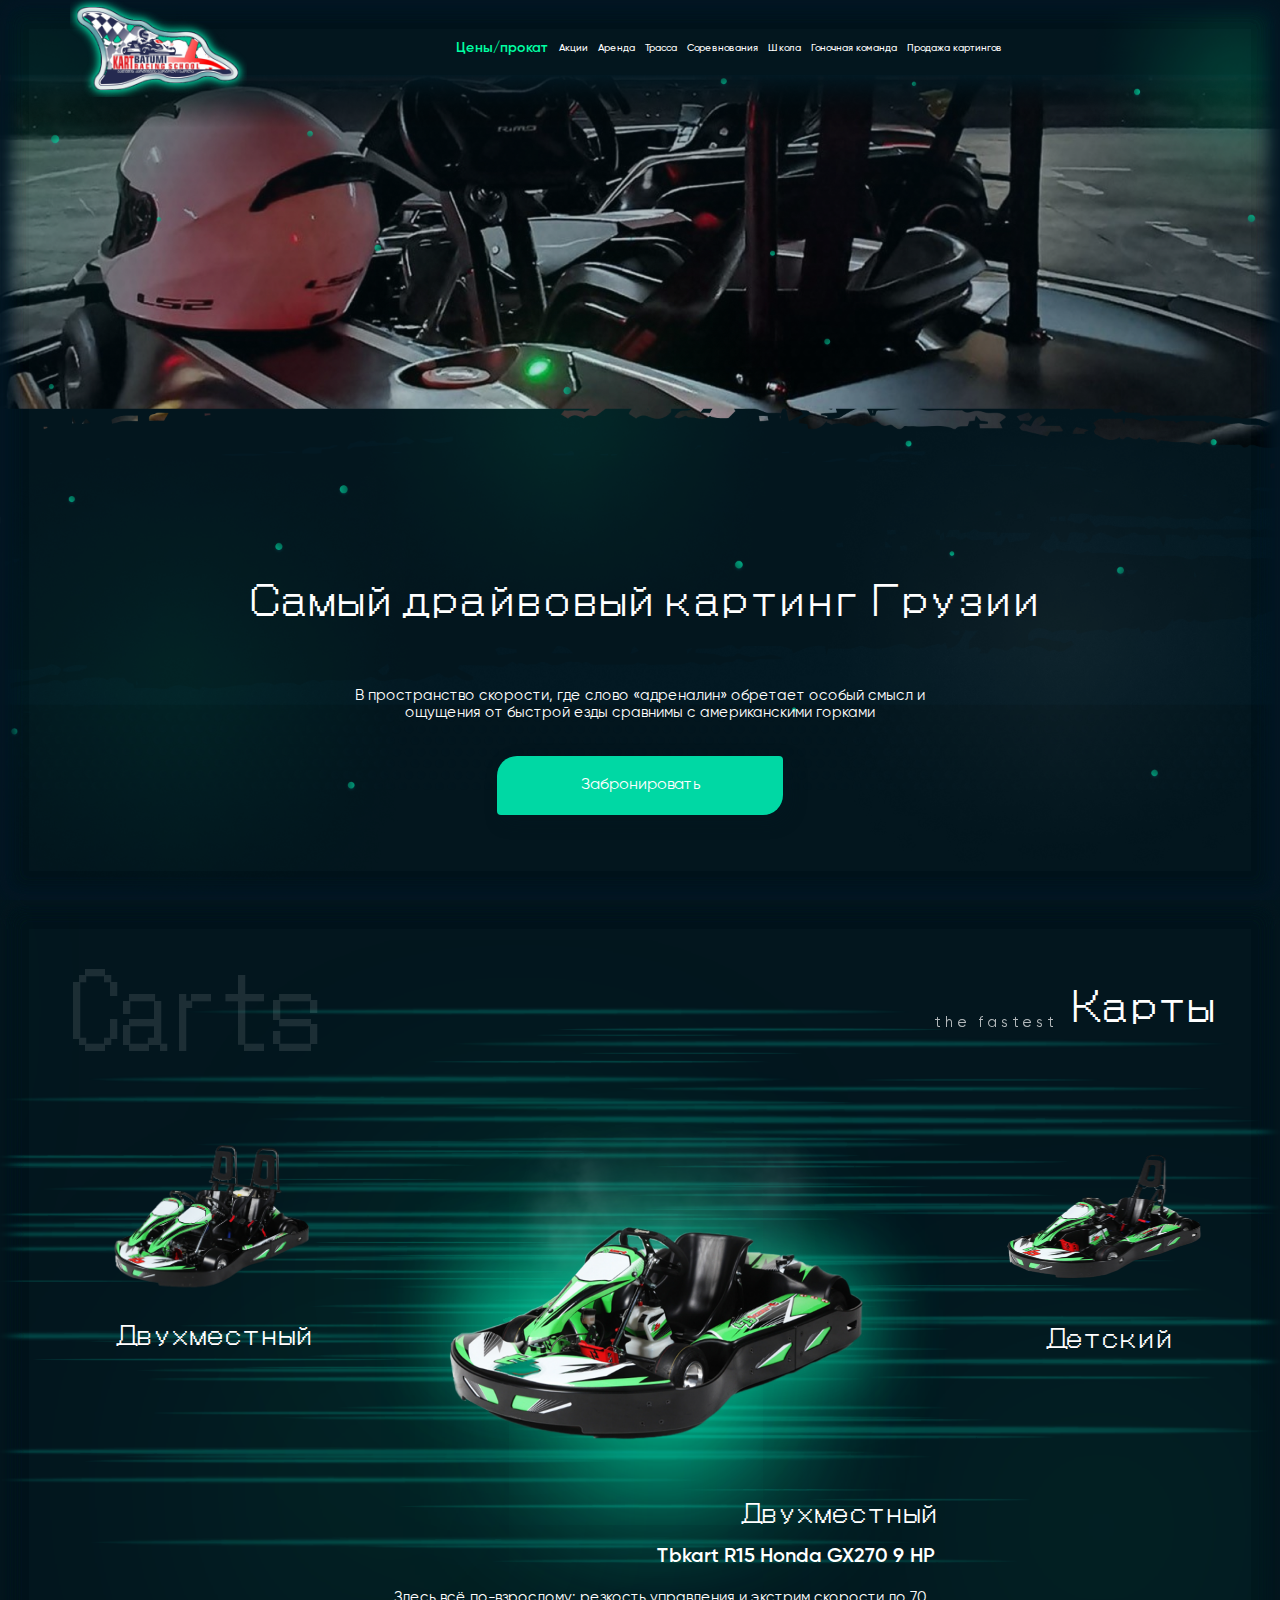
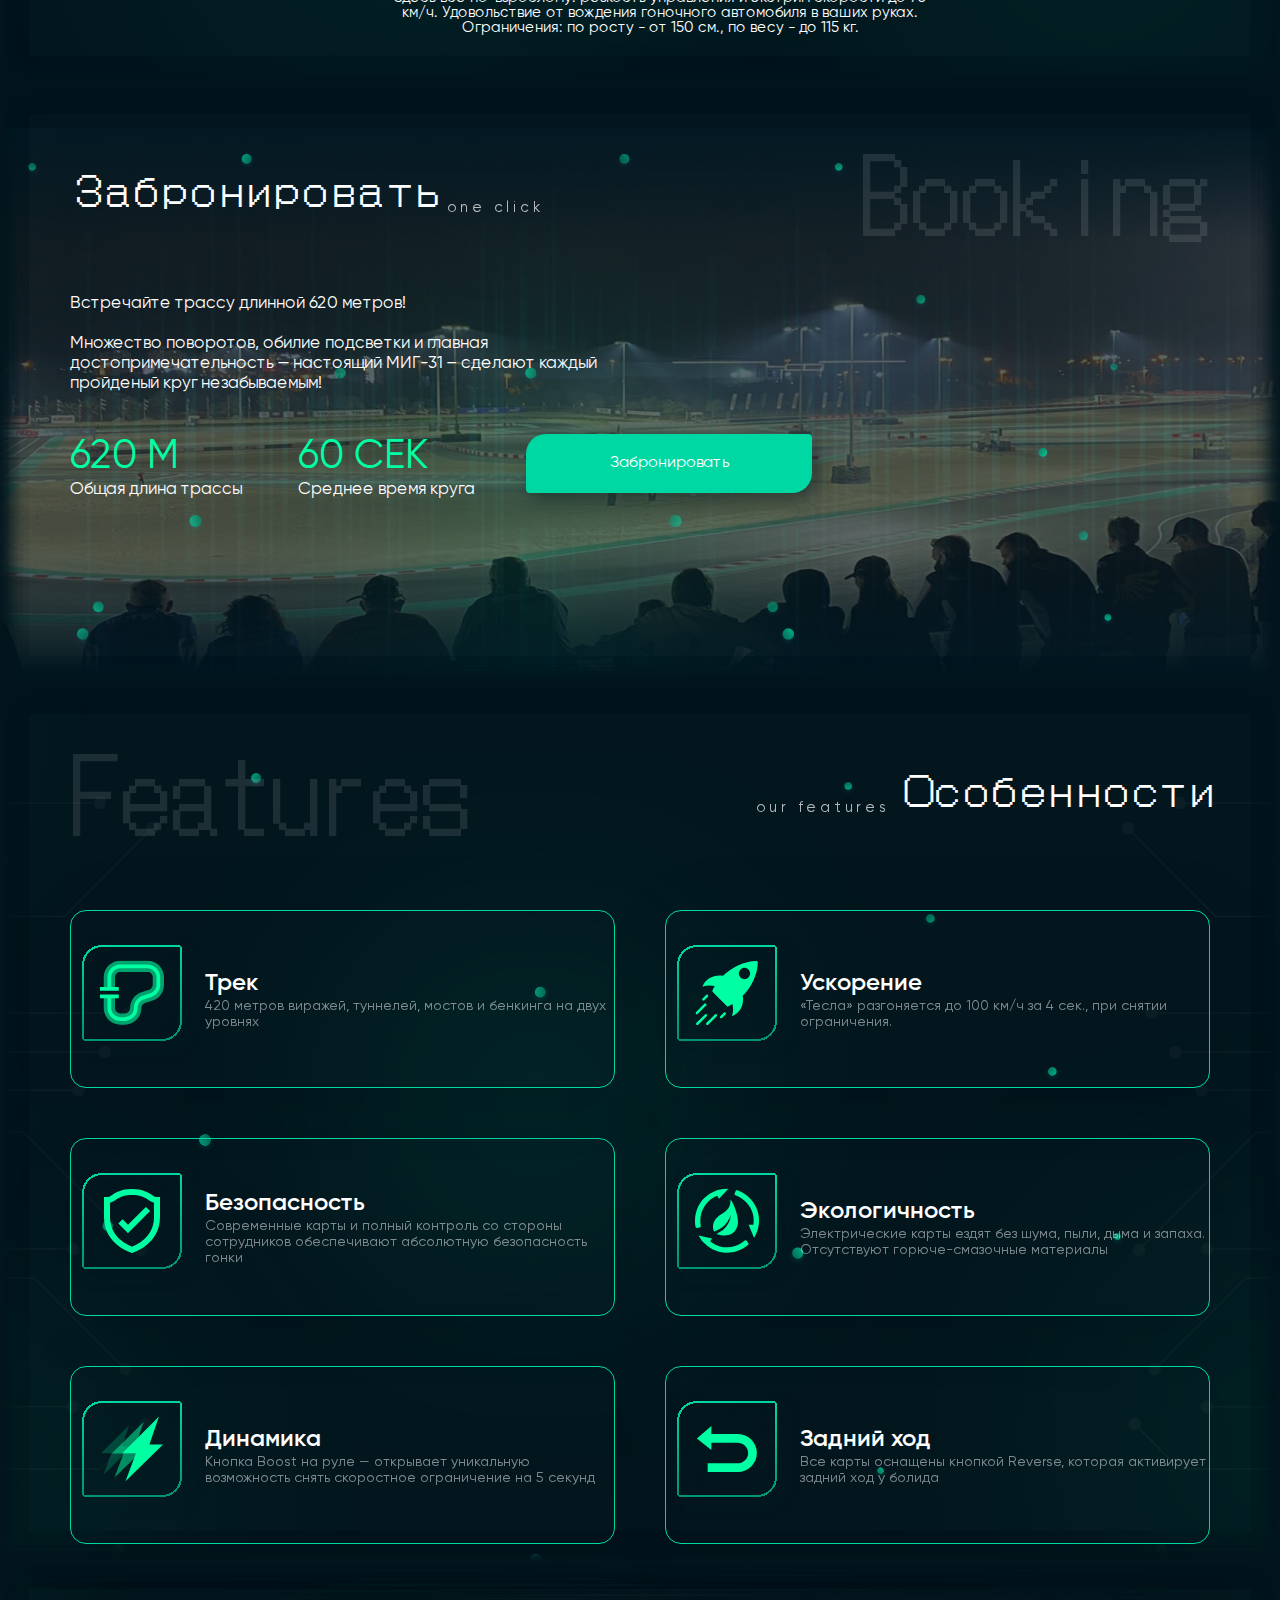
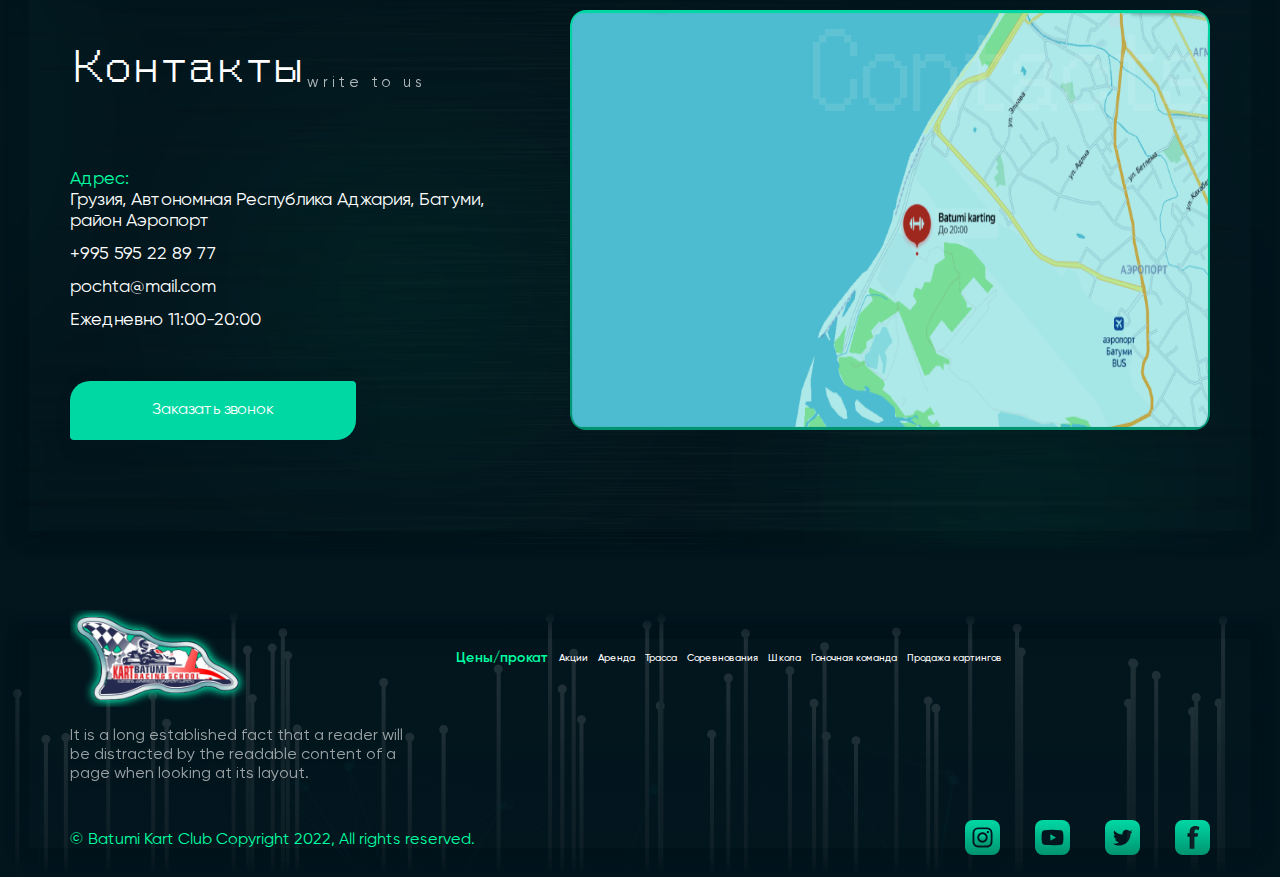
<file: index.html>
<!DOCTYPE html><html lang="en"><head><meta charset="UTF-8"><meta name="viewport" content="width=device-width, initial-scale=1.0"><title>Karting</title><link rel="shortcut icon" href="logo.8f50abf0.png" type="image/x-icon"><link rel="stylesheet" href="https://cdn.jsdelivr.net/npm/swiper@8/swiper-bundle.min.css"><link rel="stylesheet" href="main.3d161bc6.css"><link rel="preconnect" href="https://fonts.googleapis.com"><link rel="preconnect" href="https://fonts.gstatic.com" crossorigin=""><link href="https://fonts.googleapis.com/css2?family=DotGothic16&display=swap" rel="stylesheet"><link href="stylesheet.f1bb0c08.css" rel="stylesheet" type="text/css"></head><body> <header class="header"> <div class="header__top-content"> <nav class="nav"> <img src="logo.8f50abf0.png" alt="logo" class="nav__logo"> <ul class="nav__list" id="List"> <li><a href="/" class="nav__item nav__item--is-active">Цены/прокат</a></li> <li><a href="/" class="nav__item">Акции</a></li> <li><a href="/" class="nav__item">Аренда</a></li> <li><a href="/" class="nav__item">Трасса</a></li> <li><a href="/" class="nav__item">Соревнования</a></li> <li><a href="/" class="nav__item">Школа</a></li> <li><a href="/" class="nav__item">Гоночная команда</a></li> <li><a href="/" class="nav__item">Продажа картингов</a></li> </ul> <div class="hamburger-menu"> <input id="menu__toggle" type="checkbox"> <label class="menu__btn" for="menu__toggle"> <span></span> </label> <ul class="menu__box" id="Menu"> <li><a href="/" class="nav__item nav__item--is-active">Цены/прокат</a></li> <li><a href="/" class="nav__item">Акции</a></li> <li><a href="/" class="nav__item">Аренда</a></li> <li><a href="/" class="nav__item">Трасса</a></li> <li><a href="/" class="nav__item">Соревнования</a></li> <li><a href="/" class="nav__item">Школа</a></li> <li><a href="/" class="nav__item">Гоночная команда</a></li> <li><a href="/" class="nav__item">Продажа картингов</a></li> </ul> </div> </nav> <img class="header__frame" src="frame.0301fc5d.svg" alt=""> <div class="header__bottom-content"> <h1 class="header__title">Самый драйвовый картинг Грузии</h1> <p class="header__text">В пространство скорости, где слово «адреналин» обретает особый смысл и <br> ощущения от быстрой езды сравнимы с американскими горками</p> <div class="button">Забронировать</div> </div> </div> </header> <main> <section class="karting section"> <div class="top-action"> <div class="top-action__title"> Carts </div> <div class="top-action__info"> <div class="top-action__semi-text">the fastest</div> <div class="top-action__text">Карты</div> </div> </div> <div class="karting__content"> <div class="card"> <img src="Рисунок4.b37de2f2.png" alt="card" class="card__image"> <div class="card__info"> <p class="card__title">Двухместный</p> </div> </div> <div class="card card--is-active"> <img src="Рисунок3.32a2f702.png" alt="card" class="card__image"> <div class="card__elipce"></div> <div class="card__info"> <p class="card__title">Двухместный</p> <p class="card__name">Tbkart R15 Honda GX270 9 HP</p> <p class="card__description"> Здесь всё по-взрослому: резкость управления и экстрим скорости до 70 км/ч. Удовольствие от вождения гоночного автомобиля в ваших руках. Ограничения: по росту - от 150 см., по весу - до 115 кг. </p> </div> </div> <div class="card"> <img src="Рисунок2.d6c73c45.png" alt="card" class="card__image"> <div class="card__info"> <p class="card__title">Детский</p> </div> </div> </div> <div class="swiper mySwiper"> <div class="swiper-wrapper"> <div class="swiper-slide"> <div class="card"> <img src="Рисунок2.d6c73c45.png" alt="card" class="card__image"> <div class="card__elipce"></div> <div class="card__info"> <p class="card__title">Детский</p> <p class="card__name">Tbkart R15 Honda GX270 9 HP</p> <p class="card__description"> Здесь всё по-взрослому: резкость управления и экстрим скорости до 70 км/ч. Удовольствие от вождения гоночного автомобиля в ваших руках. Ограничения: по росту - от 150 см., по весу - до 115 кг. </p> </div> </div> </div> <div class="swiper-slide"> <div class="card"> <img src="Рисунок3.32a2f702.png" alt="card" class="card__image"> <div class="card__elipce"></div> <div class="card__info"> <p class="card__title">Взрослый</p> <p class="card__name">Tbkart R15 Honda GX270 9 HP</p> <p class="card__description"> Здесь всё по-взрослому: резкость управления и экстрим скорости до 70 км/ч. Удовольствие от вождения гоночного автомобиля в ваших руках. Ограничения: по росту - от 150 см., по весу - до 115 кг. </p> </div> </div> </div> <div class="swiper-slide"> <div class="card"> <img src="Рисунок4.b37de2f2.png" alt="card" class="card__image"> <div class="card__elipce"></div> <div class="card__info"> <p class="card__title">Двухместный</p> <p class="card__name">Tbkart R15 Honda GX270 9 HP</p> <p class="card__description"> Здесь всё по-взрослому: резкость управления и экстрим скорости до 70 км/ч. Удовольствие от вождения гоночного автомобиля в ваших руках. Ограничения: по росту - от 150 см., по весу - до 115 кг. </p> </div> </div> </div> </div> <div class="swiper-pagination"></div> </div> </section> <section class="booking section"> <div class="top-action top-action--reverse"> <div class="top-action__title">Booking</div> <div class="top-action__info"> <div class="top-action__semi-text--reverse">one click</div> <div class="top-action__text">Забронировать</div> </div> </div> <p class="booking__text"> Встречайте трассу длинной 620 метров!<br><br> Множество поворотов, обилие подсветки и главная <br> достопримечательность — настоящий МИГ-31 – сделают каждый <br> пройденый круг незабываемым!<br> </p> <div class="booking__content"> <div> <div class="booking__info">620 M</div> <p class="booking__text"> Общая длина трассы </p> </div> <div> <div class="booking__info">60 СЕК</div> <p class="booking__text"> Среднее время круга </p> </div> <div class="button">Забронировать</div> </div> </section> <section class="future section"> <div class="top-action"> <div class="top-action__title">Features</div> <div class="top-action__info"> <div class="top-action__semi-text">our features</div> <div class="top-action__text">Особенности</div> </div> </div> <ul class="future__list"> <li class="future__item"> <img class="future__image" src="трек.06a35451.svg" alt="svg"> <div> <div class="future__title">Трек</div> <div class="future__text">420 метров виражей, туннелей, мостов и бенкинга на двух уровнях</div> </div> </li> <li class="future__item"> <img class="future__image" src="ускорение.c6613d4b.svg" alt="svg"> <div> <div class="future__title">Ускорение</div> <div class="future__text">«Тесла» разгоняется до 100 км/ч за 4 сек., при снятии ограничения.</div> </div> </li> <li class="future__item"> <img class="future__image" src="безопасность.b8d87e37.svg" alt="svg"> <div> <div class="future__title">Безопасность</div> <div class="future__text">Современные карты и полный контроль со стороны сотрудников обеспечивают абсолютную безопасность гонки</div> </div> </li> <li class="future__item"> <img class="future__image" src="экологичность.86d06001.svg" alt="svg"> <div> <div class="future__title">Экологичность</div> <div class="future__text">Электрические карты ездят без шума, пыли, дыма и запаха. Отсутствуют горюче-смазочные материалы</div> </div> </li> <li class="future__item"> <img class="future__image" src="динамика.2c2fbfce.svg" alt="svg"> <div> <div class="future__title">Динамика</div> <div class="future__text">Кнопка Boost на руле — открывает уникальную возможность снять скоростное ограничение на 5 секунд</div> </div> </li> <li class="future__item"> <img class="future__image" src="задний.f1de099e.svg" alt="svg"> <div> <div class="future__title">Задний ход</div> <div class="future__text">Все карты оснащены кнопкой Reverse, которая активирует задний ход у болида</div> </div> </li> </ul> </section> <section class="contacts section"> <div class="top-action top-action--reverse"> <div class="top-action__title">Contacts</div> <div class="top-action__info"> <div class="top-action__semi-text--reverse">write to us</div> <div class="top-action__text">Контакты</div> </div> </div> <img class="contacts__image" src="map.ca5fbe18.png" alt="map"> <div class="contacts__info"> <div class="contacts__adress"> <div class="contacts__title">Адрес:</div> <div class="contacts__text">Грузия, Автономная Республика Аджария, Батуми, район Аэропорт</div> </div> <div class="contacts__text">+995 595 22 89 77</div> <div class="contacts__text">pochta@mail.com</div> <div class="contacts__text">Ежедневно 11:00-20:00</div> </div> <div class="button">Заказать звонок</div> </section> </main> <footer class="footer section"> <nav class="nav"> <img src="logo.8f50abf0.png" alt="logo" class="nav__logo"> <ul class="nav__list"> <a href="/" class="nav__item nav__item--is-active">Цены/прокат</a> <a href="/" class="nav__item">Акции</a> <a href="/" class="nav__item">Аренда</a> <a href="/" class="nav__item">Трасса</a> <a href="/" class="nav__item">Соревнования</a> <a href="/" class="nav__item">Школа</a> <a href="/" class="nav__item">Гоночная команда</a> <a href="/" class="nav__item">Продажа картингов</a> </ul> <a href="#"> <img class="nav__scroll" src="scroll.3ae8463b.svg" alt="scroll up"> </a> </nav> <div class="footer__text"> It is a long established fact that a reader will be distracted by the readable content of a page when looking at its layout. </div> <div class="footer__social"> <div class="footer__copiright">© Batumi Kart Club Copyright 2022, All rights reserved.</div> <div> <ul class="footer__list"> <a href="https://www.instagram.com" class="footer__item" target="_blank"><img src="instagram.a06c9bd0.svg" alt=""></a> <a href="https://www.youtube.com/" class="footer__item" target="_blank"><img src="youtube.3b028694.svg" alt=""></a> <a href="https://twitter.com/" class="footer__item" target="_blank"><img src="twitter.76a22484.svg" alt=""></a> <a href="https://www.facebook.com/" class="footer__item" target="_blank"><img src="facebook.dbd82c2b.svg" alt=""></a> </ul> </div> </div> </footer> <script src="https://cdn.jsdelivr.net/npm/swiper/swiper-bundle.min.js"></script> <script>var i=new Swiper(".mySwiper",{pagination:{el:".swiper-pagination"}});</script> <script type="text/javascript" src="main.77ae7949.js"></script> </body></html>
</file>
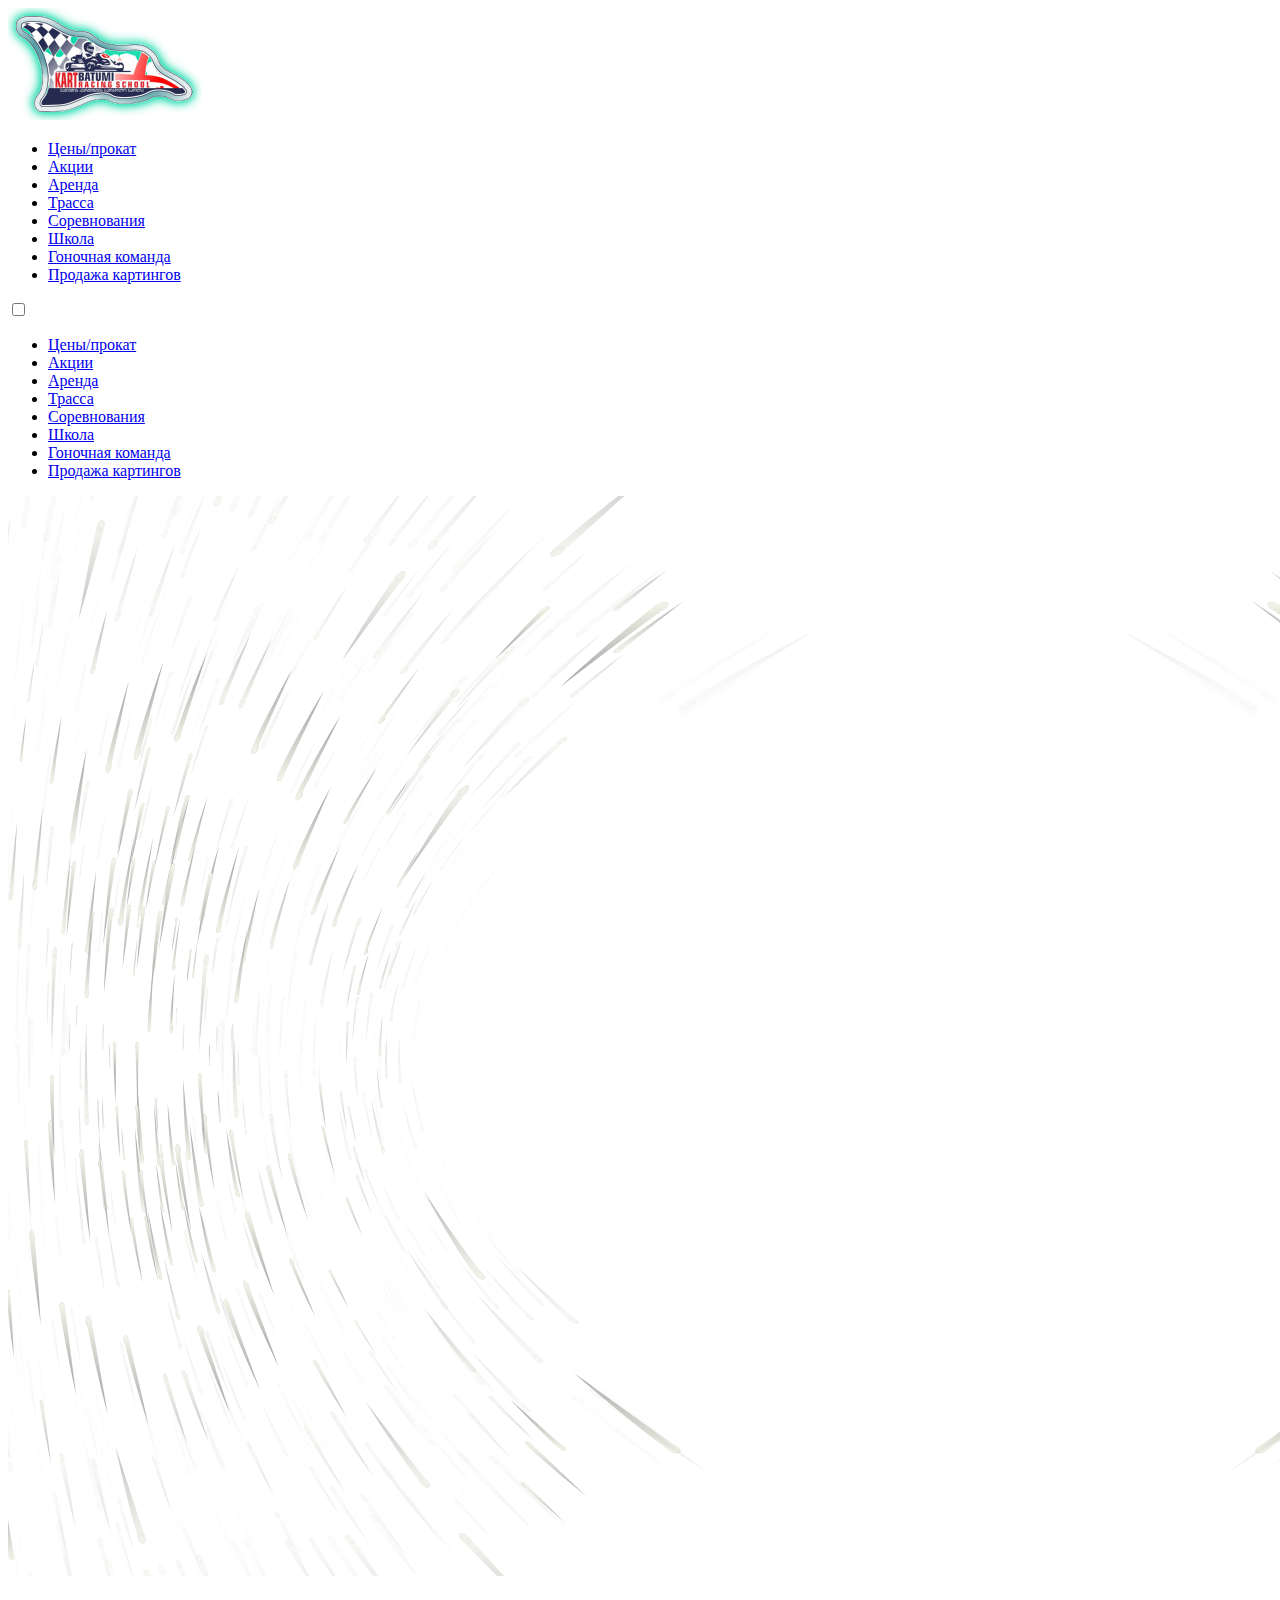
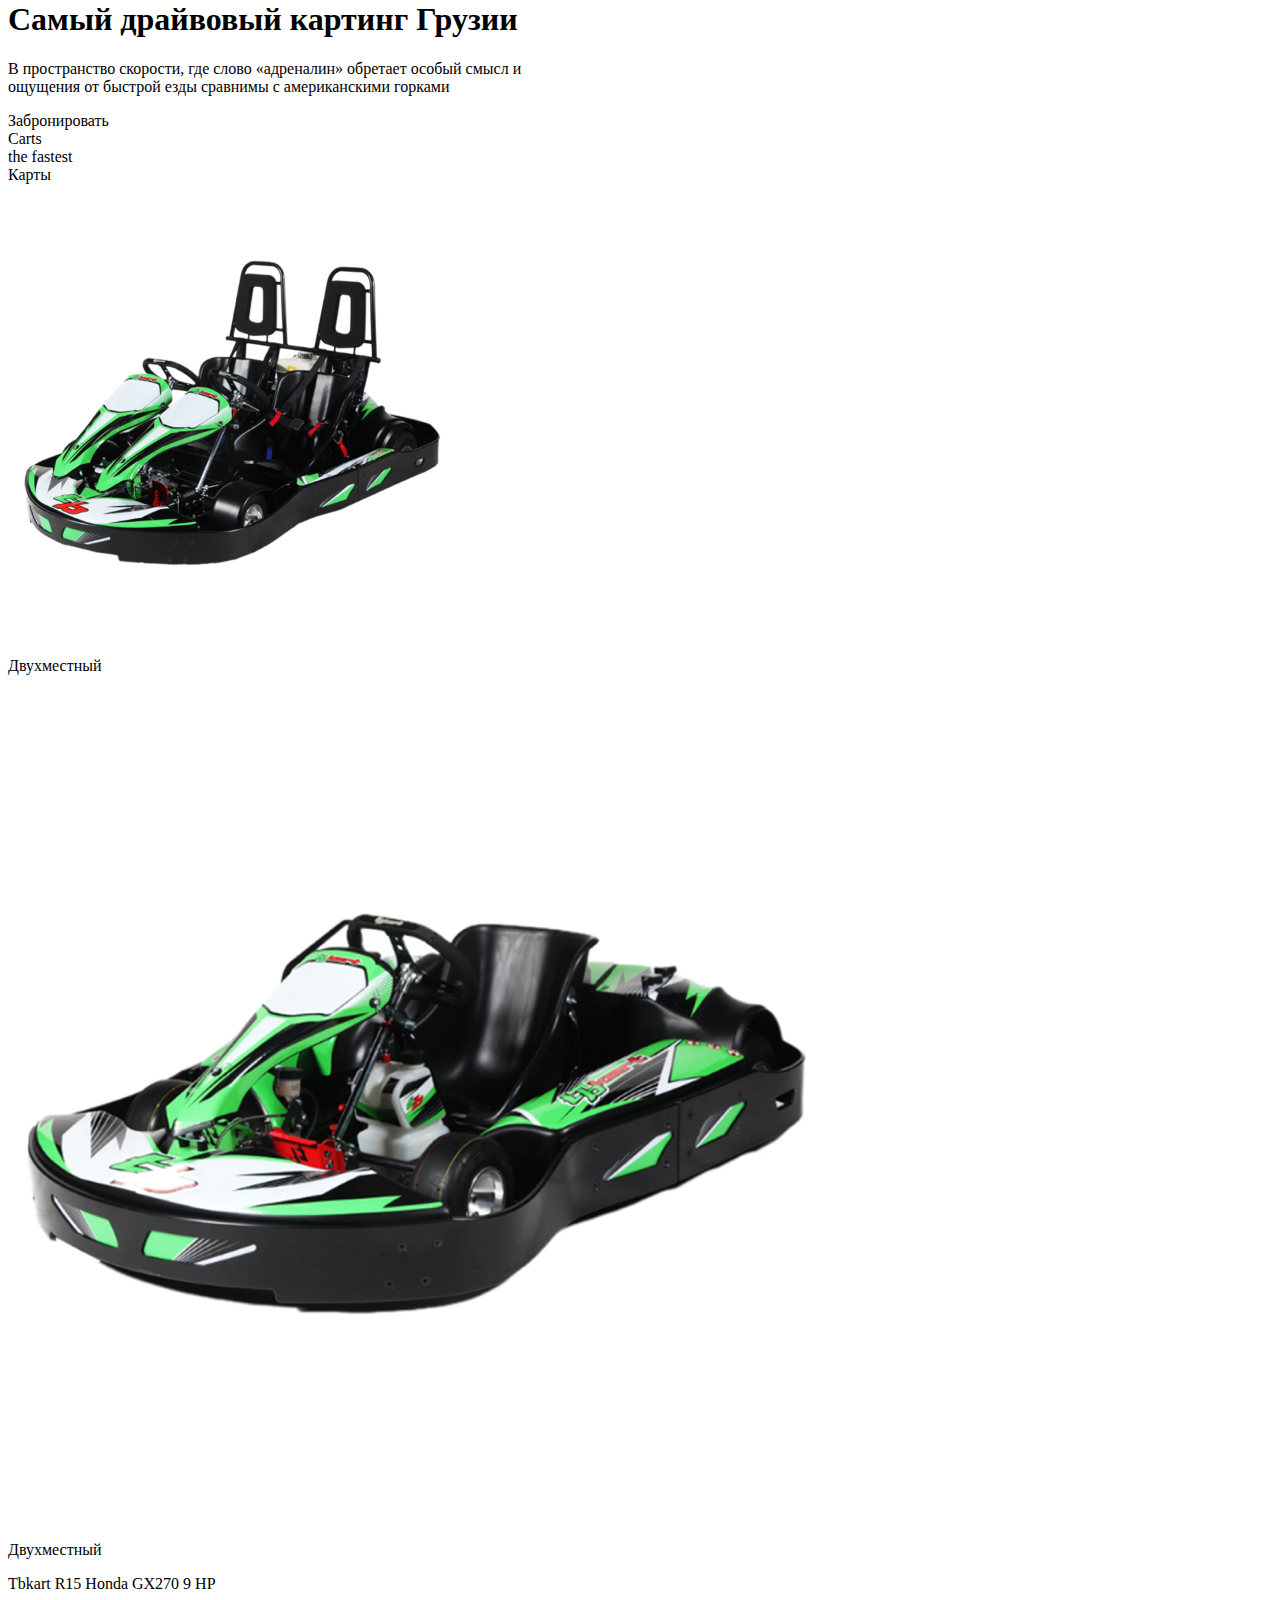
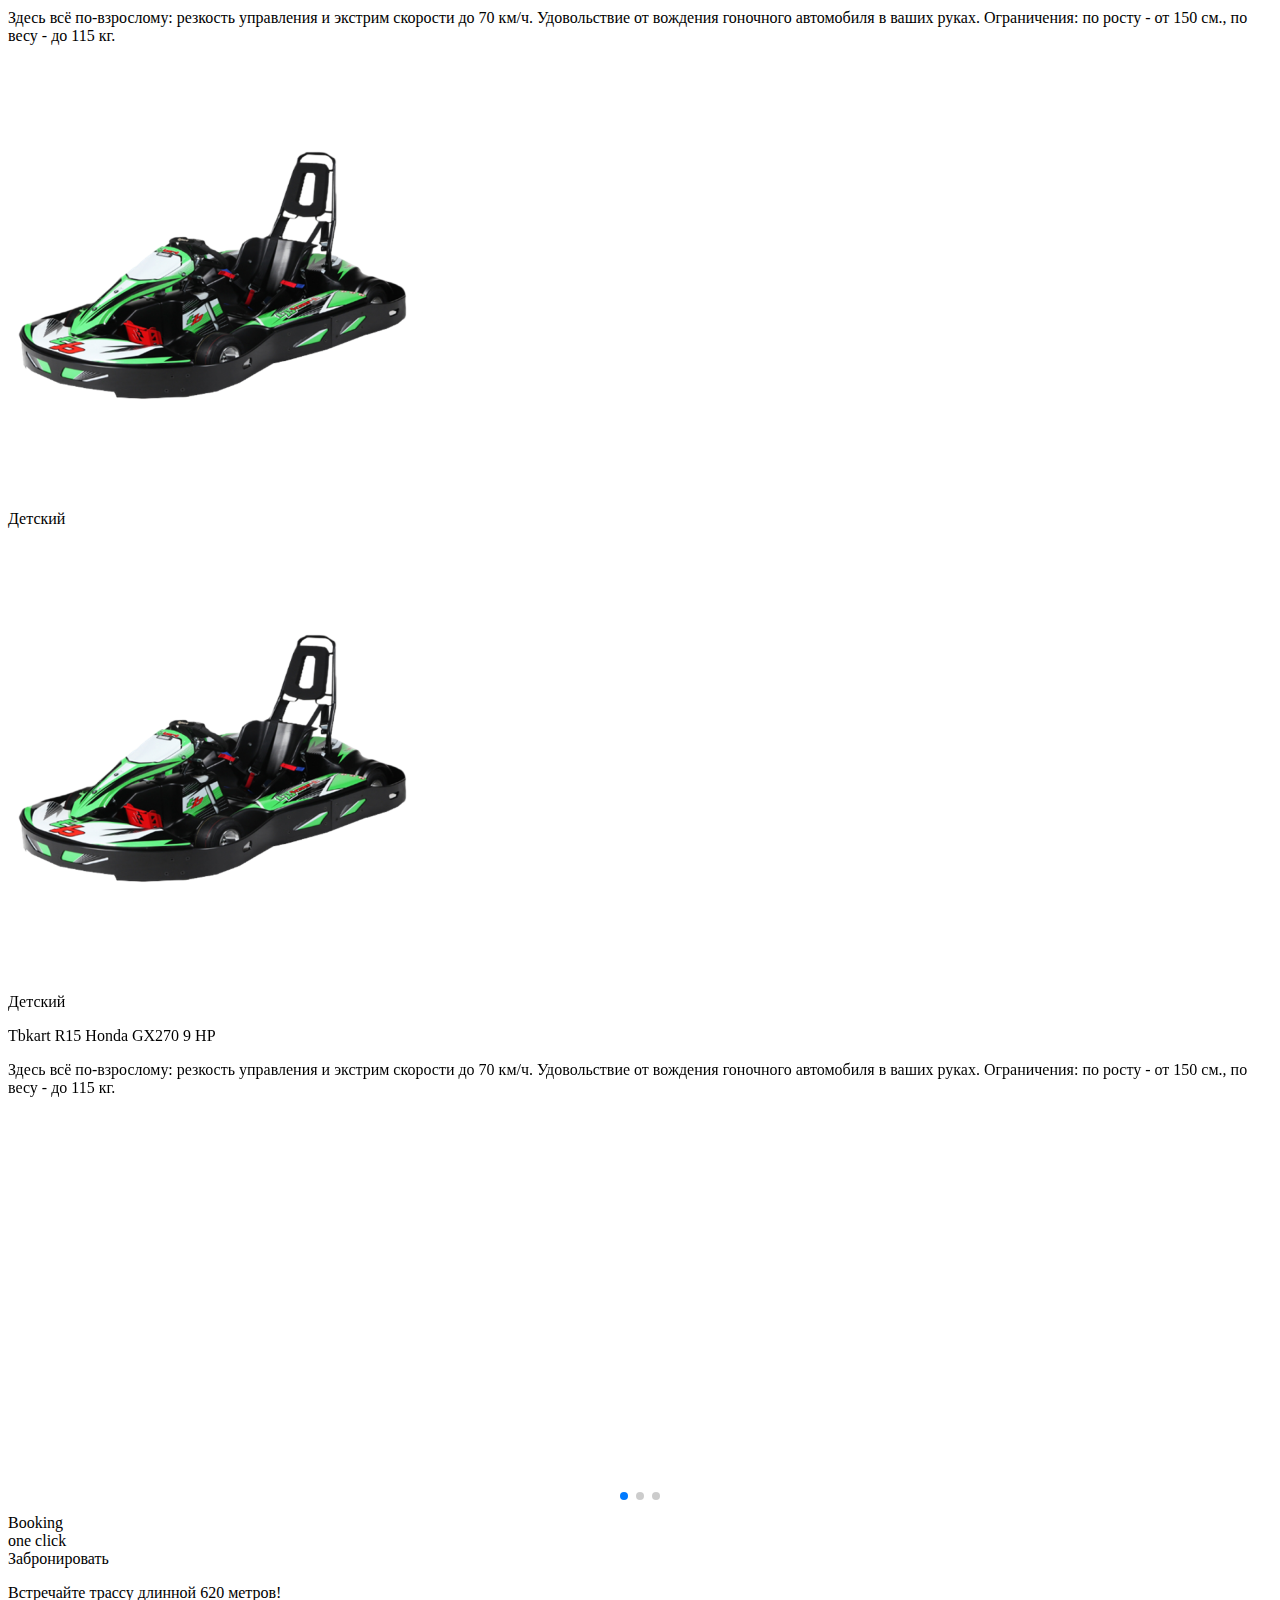
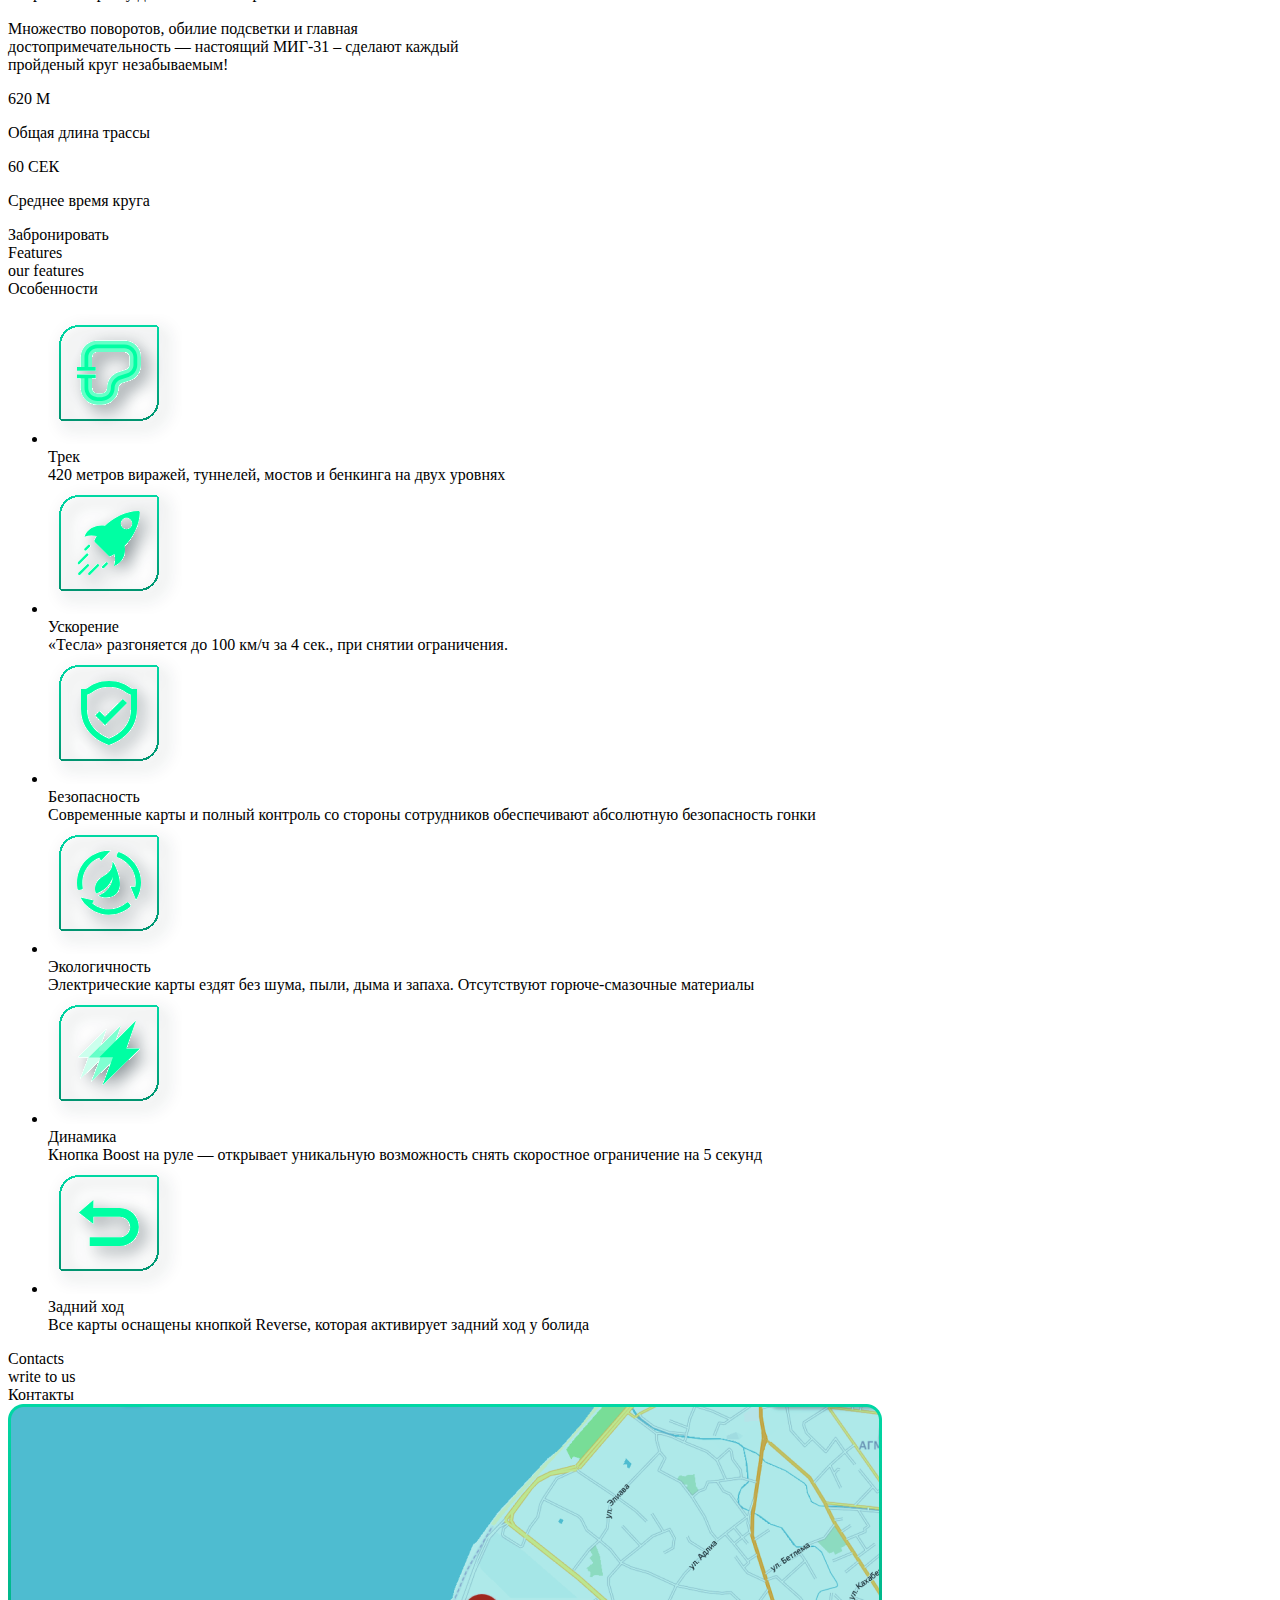
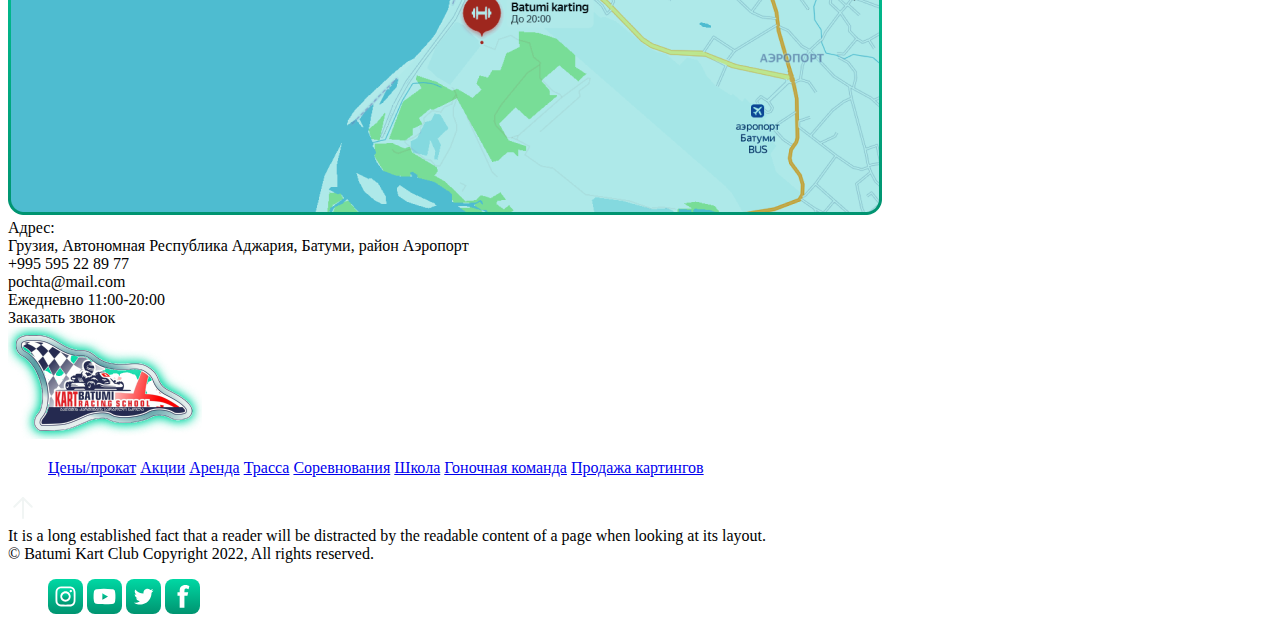
<file: src/index.html>
<!DOCTYPE html>
<html lang="en">
  <head>
    <meta charset="UTF-8">
    <meta name="viewport" content="width=device-width, initial-scale=1.0">
    <title>Karting</title>
    <link
      rel="shortcut icon"
      href=".//images/logo.png"
      type="image/x-icon"
    >
    <link
      rel="stylesheet"
      href="https://cdn.jsdelivr.net/npm/swiper@8/swiper-bundle.min.css"
    />
    <link rel="stylesheet" href="./styles/main.scss">
    <link rel="preconnect" href="https://fonts.googleapis.com">
    <link rel="preconnect" href="https://fonts.gstatic.com" crossorigin>
    <link href="https://fonts.googleapis.com/css2?family=DotGothic16&display=swap" rel="stylesheet">
    <link href = "./fonts//stylesheet.css" rel="stylesheet" type = "text/css" />

  </head>
  <body>
    <header class="header">
      <div class="header__top-content">
        <nav class="nav">
          <img 
          src="./images/logo.png" 
          alt="logo"
          class="nav__logo"
        >
          <ul class="nav__list" id="List">
            <li><a href="/" class="nav__item nav__item--is-active">Цены/прокат</a></li>
            <li><a href="/" class="nav__item">Акции</a></li>
            <li><a href="/" class="nav__item">Аренда</a></li>
            <li><a href="/" class="nav__item">Трасса</a></li>
            <li><a href="/" class="nav__item">Соревнования</a></li>
            <li><a href="/" class="nav__item">Школа</a></li>
            <li><a href="/" class="nav__item">Гоночная команда</a></li>
            <li><a href="/" class="nav__item">Продажа картингов</a></li>
          </ul>

          <div class="hamburger-menu">
            <input id="menu__toggle" type="checkbox" />
            <label class="menu__btn" for="menu__toggle">
              <span></span>
            </label>
        
            <ul class="menu__box" id="Menu">
              <li><a href="/" class="nav__item nav__item--is-active">Цены/прокат</a></li>
              <li><a href="/" class="nav__item">Акции</a></li>
              <li><a href="/" class="nav__item">Аренда</a></li>
              <li><a href="/" class="nav__item">Трасса</a></li>
              <li><a href="/" class="nav__item">Соревнования</a></li>
              <li><a href="/" class="nav__item">Школа</a></li>
              <li><a href="/" class="nav__item">Гоночная команда</a></li>
              <li><a href="/" class="nav__item">Продажа картингов</a></li>
            </ul>
          </div>
        </nav>
        <img class="header__frame" src="./images/frame.svg" alt="">
        <div class="header__bottom-content">
          <h1 class="header__title">Самый драйвовый картинг Грузии</h1>
          <p class="header__text">В пространство скорости, где слово «адреналин» обретает особый смысл и <br> ощущения от быстрой езды сравнимы с американскими горками</p>
          <div class="button">Забронировать</div>
        </div>
      </div>
    </header>

    <main>
      <section class="karting section">
        <div class="top-action">
          <div class="top-action__title">
            Carts
          </div>
          <div class="top-action__info">
            <div class="top-action__semi-text">the fastest</div>
            <div class="top-action__text">Карты</div>
          </div>
        </div>
        <div class="karting__content">
          <div class="card">
            <img src="./images/Рисунок4.png" alt="card" class="card__image">
            <div class="card__info">
              <p class="card__title">Двухместный</p>
            </div>
          </div>
          <div class="card card--is-active">
            <img src="./images/Рисунок3.png" alt="card" class="card__image">
            <div class="card__elipce"></div>
            <div class="card__info">
              <p class="card__title">Двухместный</p>
              <p class="card__name">Tbkart R15 Honda GX270 9 HP</p>
              <p class="card__description">
                Здесь всё по-взрослому: резкость управления и экстрим скорости до 70 км/ч.
                Удовольствие от вождения гоночного автомобиля в ваших руках.
                Ограничения: по росту - от 150 см., по весу - до 115 кг.
              </p>
            </div>
          </div>
          <div class="card">
            <img src="./images/Рисунок2.png" alt="card" class="card__image">
            <div class="card__info">
              <p class="card__title">Детский</p>
            </div>
          </div>
        </div>
        <div class="swiper mySwiper">
          <div class="swiper-wrapper">
            <div class="swiper-slide">
              <div class="card">
                <img src="./images/Рисунок2.png" alt="card" class="card__image">
                <div class="card__elipce"></div>
                <div class="card__info">
                  <p class="card__title">Детский</p>
                  <p class="card__name">Tbkart R15 Honda GX270 9 HP</p>
                  <p class="card__description">
                    Здесь всё по-взрослому: резкость управления и экстрим скорости до 70 км/ч.
                    Удовольствие от вождения гоночного автомобиля в ваших руках.
                    Ограничения: по росту - от 150 см., по весу - до 115 кг.
                  </p>
                </div>
              </div>
            </div>
            <div class="swiper-slide">
              <div class="card">
                <img src="./images/Рисунок3.png" alt="card" class="card__image">
                <div class="card__elipce"></div>
                <div class="card__info">
                  <p class="card__title">Взрослый</p>
                  <p class="card__name">Tbkart R15 Honda GX270 9 HP</p>
                  <p class="card__description">
                    Здесь всё по-взрослому: резкость управления и экстрим скорости до 70 км/ч.
                    Удовольствие от вождения гоночного автомобиля в ваших руках.
                    Ограничения: по росту - от 150 см., по весу - до 115 кг.
                  </p>
                </div>
              </div>
            </div>
            <div class="swiper-slide">
              <div class="card">
                <img src="./images/Рисунок4.png" alt="card" class="card__image">
                <div class="card__elipce"></div>
                <div class="card__info">
                  <p class="card__title">Двухместный</p>
                  <p class="card__name">Tbkart R15 Honda GX270 9 HP</p>
                  <p class="card__description">
                    Здесь всё по-взрослому: резкость управления и экстрим скорости до 70 км/ч.
                    Удовольствие от вождения гоночного автомобиля в ваших руках.
                    Ограничения: по росту - от 150 см., по весу - до 115 кг.
                  </p>
                </div>
              </div>
            </div>
          </div>
          <div class="swiper-pagination"></div>
        </div>
      </section>

      <section class="booking section">
        <div class="top-action top-action--reverse">
          <div class="top-action__title">Booking</div>
          <div class="top-action__info top-action__info">
            <div class="top-action__semi-text--reverse">one click</div>
            <div class="top-action__text">Забронировать</div>
          </div>
        </div>
        <p class="booking__text">
          Встречайте трассу длинной 620 метров!<br><br>
          Множество поворотов, обилие подсветки и главная <br>
          достопримечательность — настоящий МИГ-31 – сделают каждый <br>
          пройденый круг незабываемым!<br>
        </p>
        <div class="booking__content">
          <div>
            <div class="booking__info">620 M</div>
            <p class="booking__text">
              Общая длина трассы
            </p>
          </div>
          <div>
            <div class="booking__info">60 СЕК</div>
            <p class="booking__text">
              Среднее время круга
            </p>
          </div>
          <div class="button">Забронировать</div>
        </div>
      </section>

      <section class="future section">
        <div class="top-action">
          <div class="top-action__title">Features</div>
          <div class="top-action__info">
            <div class="top-action__semi-text">our features</div>
            <div class="top-action__text">Особенности</div>
          </div>
        </div>
        <ul class="future__list">
          <li class="future__item">
            <img class="future__image" src="./images/трек.svg" alt="svg">
            <div>
              <div class="future__title">Трек</div>
              <div class="future__text">420 метров виражей, туннелей, мостов и бенкинга на двух уровнях</div>
            </div>
          </li>
          <li class="future__item">
            <img class="future__image" src="./images/ускорение.svg" alt="svg">
            <div>
              <div class="future__title">Ускорение</div>
              <div class="future__text">«Тесла» разгоняется до 100 км/ч за 4 сек., при снятии ограничения.</div>
            </div>
          </li>
          <li class="future__item">
            <img class="future__image" src="./images/безопасность.svg" alt="svg">
            <div>
              <div class="future__title">Безопасность</div>
              <div class="future__text">Современные карты и полный контроль со стороны сотрудников обеспечивают абсолютную безопасность гонки</div>
            </div>
          </li>
          <li class="future__item">
            <img class="future__image" src="./images/экологичность.svg" alt="svg">
            <div>
              <div class="future__title">Экологичность</div>
              <div class="future__text">Электрические карты ездят без шума, пыли, дыма и запаха. Отсутствуют горюче-смазочные материалы</div>
            </div>
          </li>
          <li class="future__item">
            <img class="future__image" src="./images/динамика.svg" alt="svg">
            <div>
              <div class="future__title">Динамика</div>
              <div class="future__text">Кнопка Boost на руле — открывает уникальную возможность снять скоростное ограничение на 5 секунд</div>
            </div>
          </li>
          <li class="future__item">
            <img class="future__image" src="./images/задний.svg" alt="svg">
            <div>
              <div class="future__title">Задний ход</div>
              <div class="future__text">Все карты оснащены кнопкой Reverse, которая активирует задний ход у болида</div>
            </div>
          </li>
        </ul>

      </section>

      <section class="contacts section">
        <div class="top-action top-action--reverse">
          <div class="top-action__title">Contacts</div>
          <div class="top-action__info top-action__info">
            <div class="top-action__semi-text--reverse">write to us</div>
            <div class="top-action__text">Контакты</div>
          </div>
        </div>
        <img class="contacts__image" src="./images/map.png" alt="map">
        <div class="contacts__info">
          <div class="contacts__adress">
            <div class="contacts__title">Адрес:</div>
            <div class="contacts__text">Грузия, Автономная Республика Аджария, Батуми, район Аэропорт</div>
          </div>
          <div class="contacts__text">+995 595 22 89 77</div>
          <div class="contacts__text">pochta@mail.com</div>
          <div class="contacts__text">Ежедневно 11:00-20:00</div>
        </div>
        <div class="button">Заказать звонок</div>
      </section>
    </main>

    <footer class="footer section">
      <nav class="nav">
        <img 
          src="./images/logo.png" 
          alt="logo"
          class="nav__logo"
        >
        <ul class="nav__list">
          <a href="/" class="nav__item nav__item--is-active">Цены/прокат</a>
          <a href="/" class="nav__item">Акции</a>
          <a href="/" class="nav__item">Аренда</a>
          <a href="/" class="nav__item">Трасса</a>
          <a href="/" class="nav__item">Соревнования</a>
          <a href="/" class="nav__item">Школа</a>
          <a href="/" class="nav__item">Гоночная команда</a>
          <a href="/" class="nav__item">Продажа картингов</a>
        </ul>
        <a href="#">
          <img
            class="nav__scroll"
            src="./images/scroll.svg"
            alt="scroll up"
          >
        </a>
      </nav>
      <div class="footer__text">
        It is a long established fact that a reader will be distracted
        by the readable content of a page when looking at its
        layout.
      </div>
      <div class="footer__social">
        <div class="footer__copiright">© Batumi Kart Club Copyright 2022, All rights reserved.</div>
        <div>
          <ul class="footer__list">
            <a href="https://www.instagram.com" class="footer__item" target="_blank"><img src="./images/instagram.svg" alt=""></a>
            <a href="https://www.youtube.com/" class="footer__item" target="_blank"><img src="./images/youtube.svg" alt=""></a>
            <a href="https://twitter.com/" class="footer__item" target="_blank"><img src="./images/twitter.svg" alt=""></a>
            <a href="https://www.facebook.com/" class="footer__item" target="_blank"><img src="./images/facebook.svg" alt=""></a>
          </ul>
        </div>

      </div>

    </footer>



    <script src="https://cdn.jsdelivr.net/npm/swiper/swiper-bundle.min.js"></script>
    <script>
      var swiper = new Swiper(".mySwiper", {
        pagination: {
          el: ".swiper-pagination",
        },
      });
    </script>
    <script type="text/javascript" src="scripts/main.js"></script>
  </body>
</html>
</file>
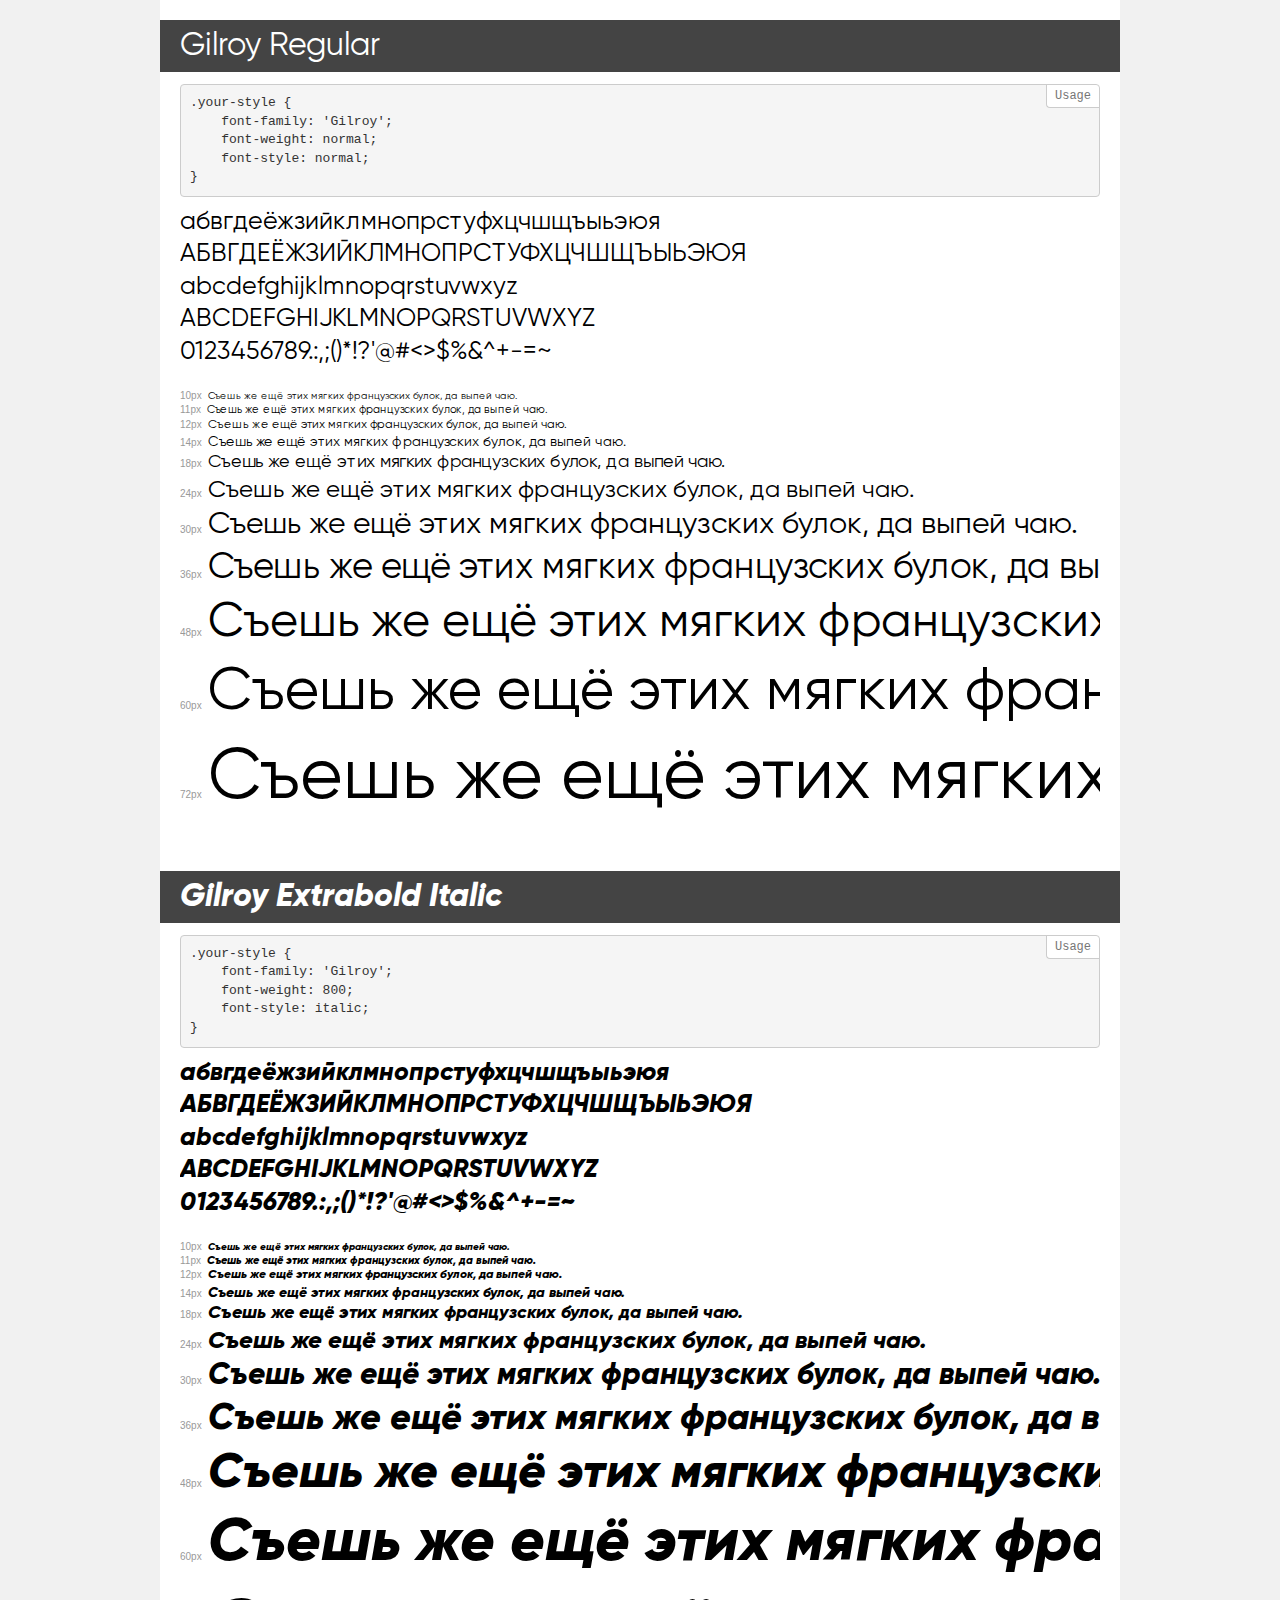
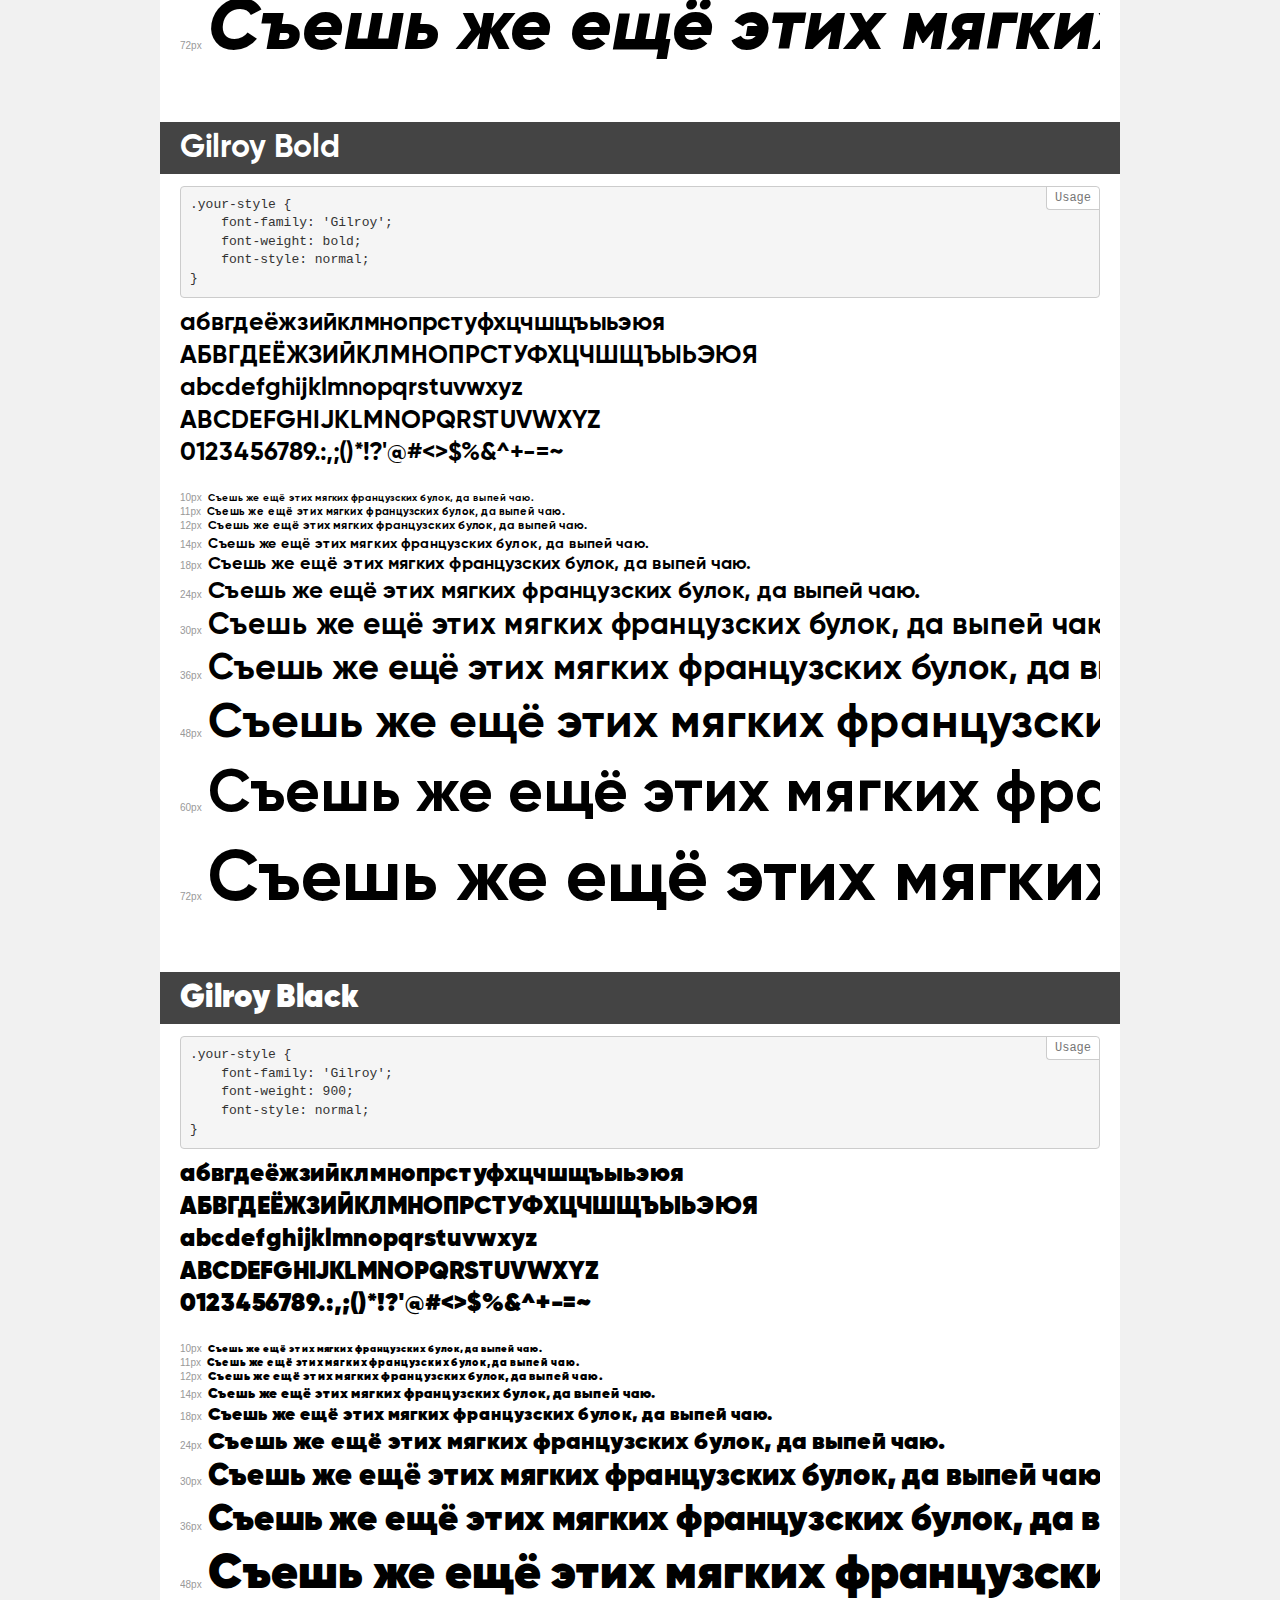
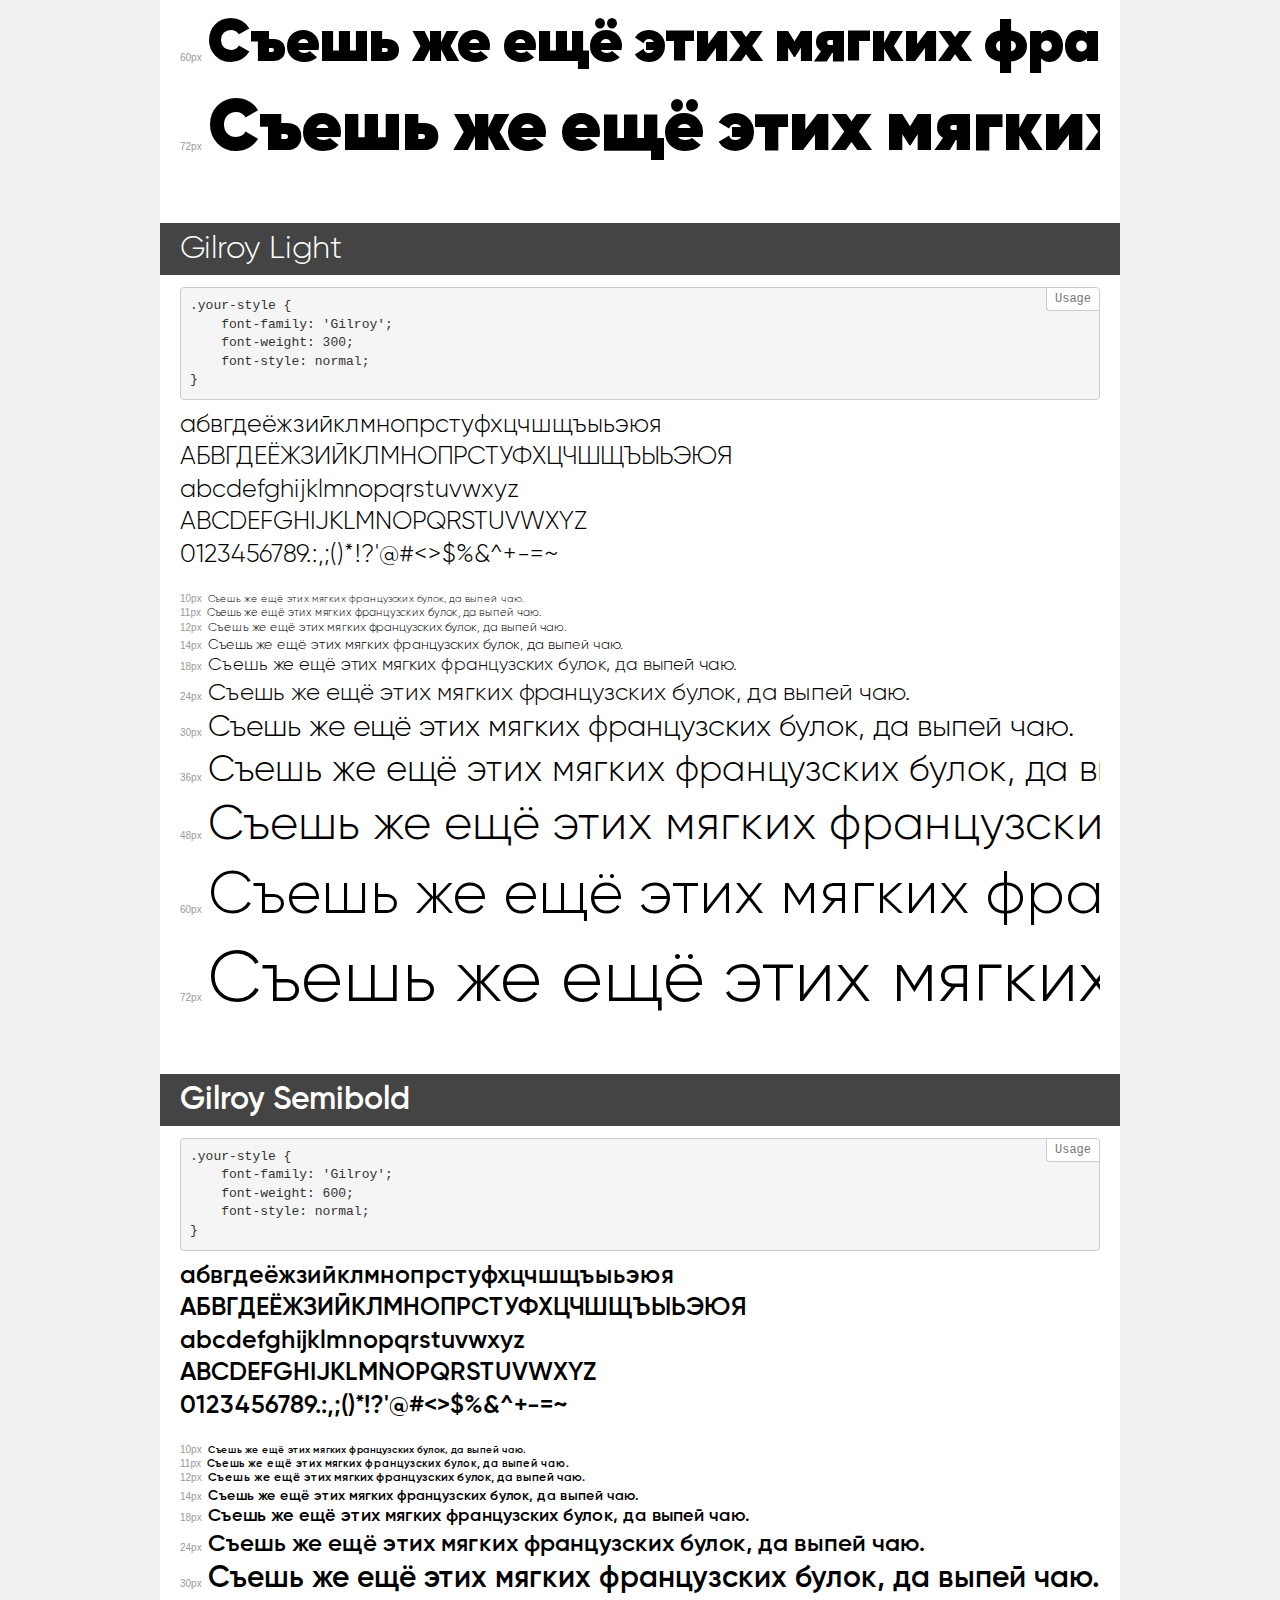
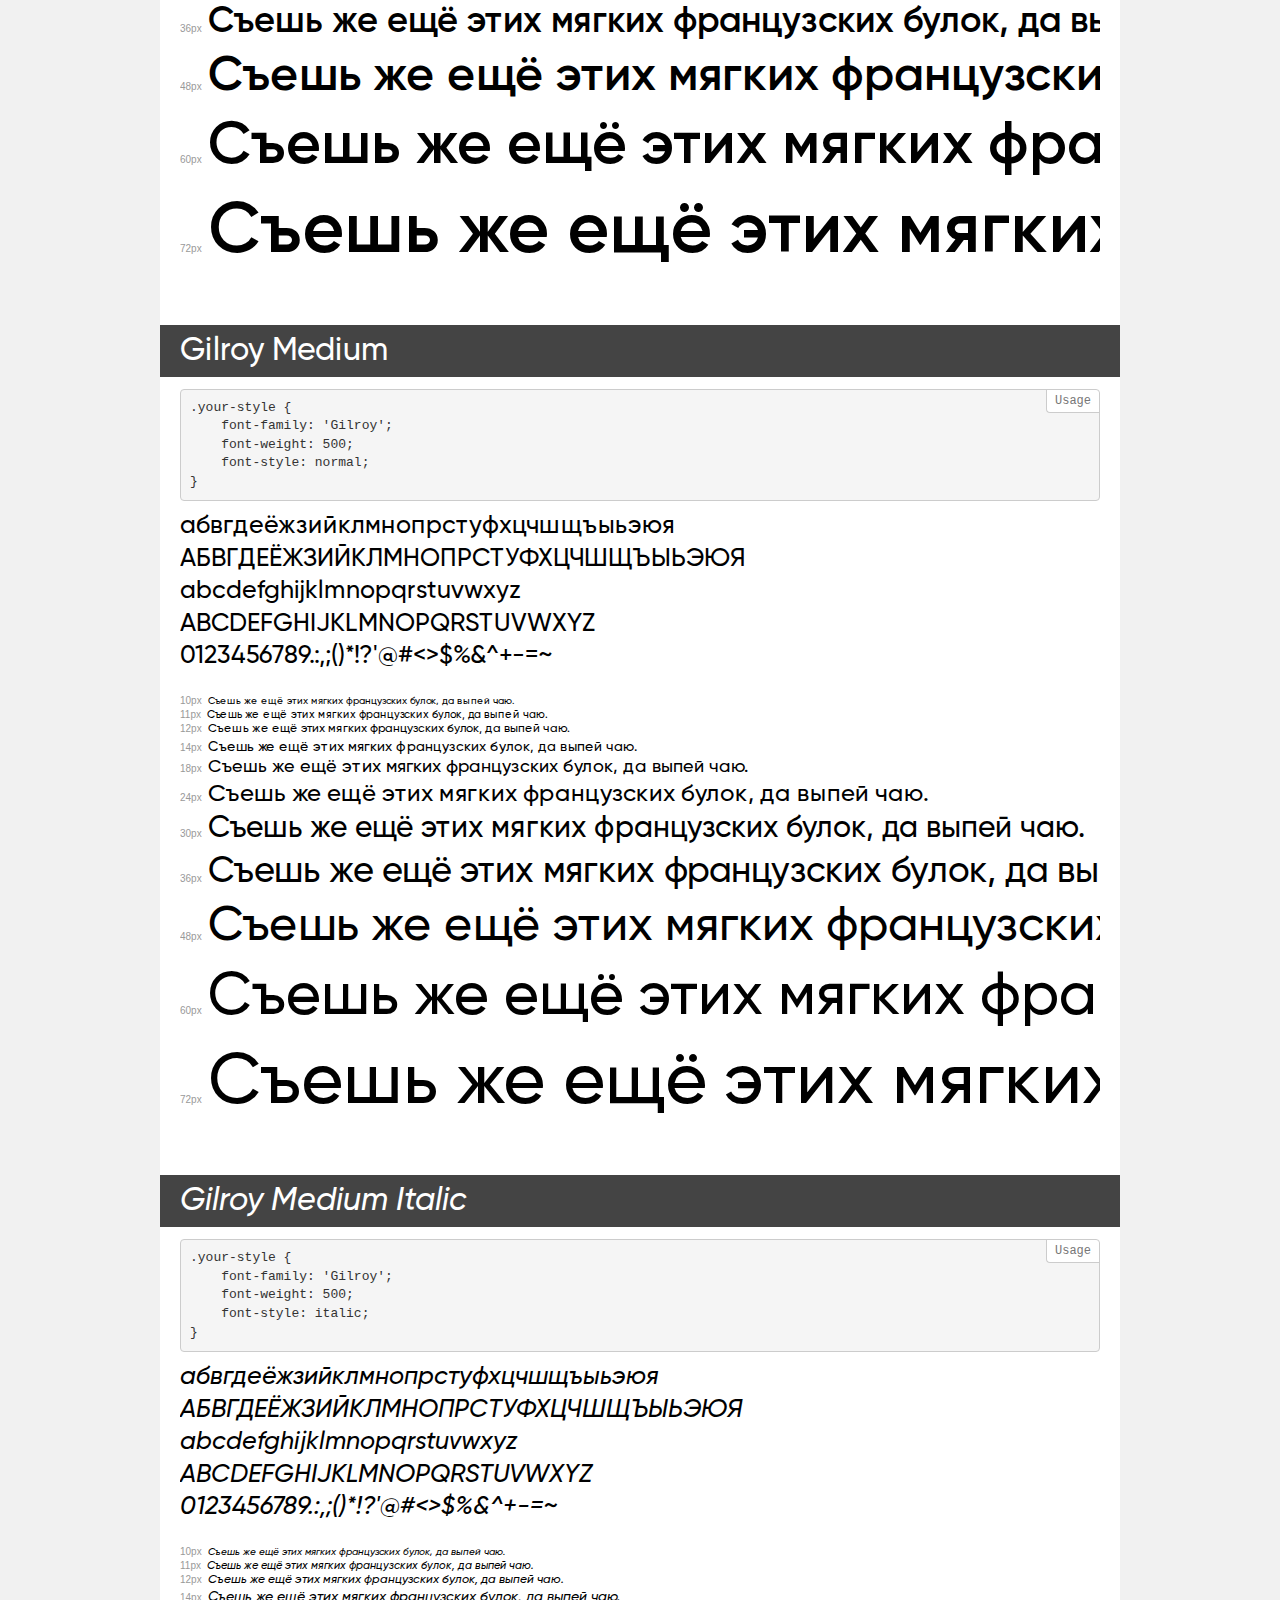
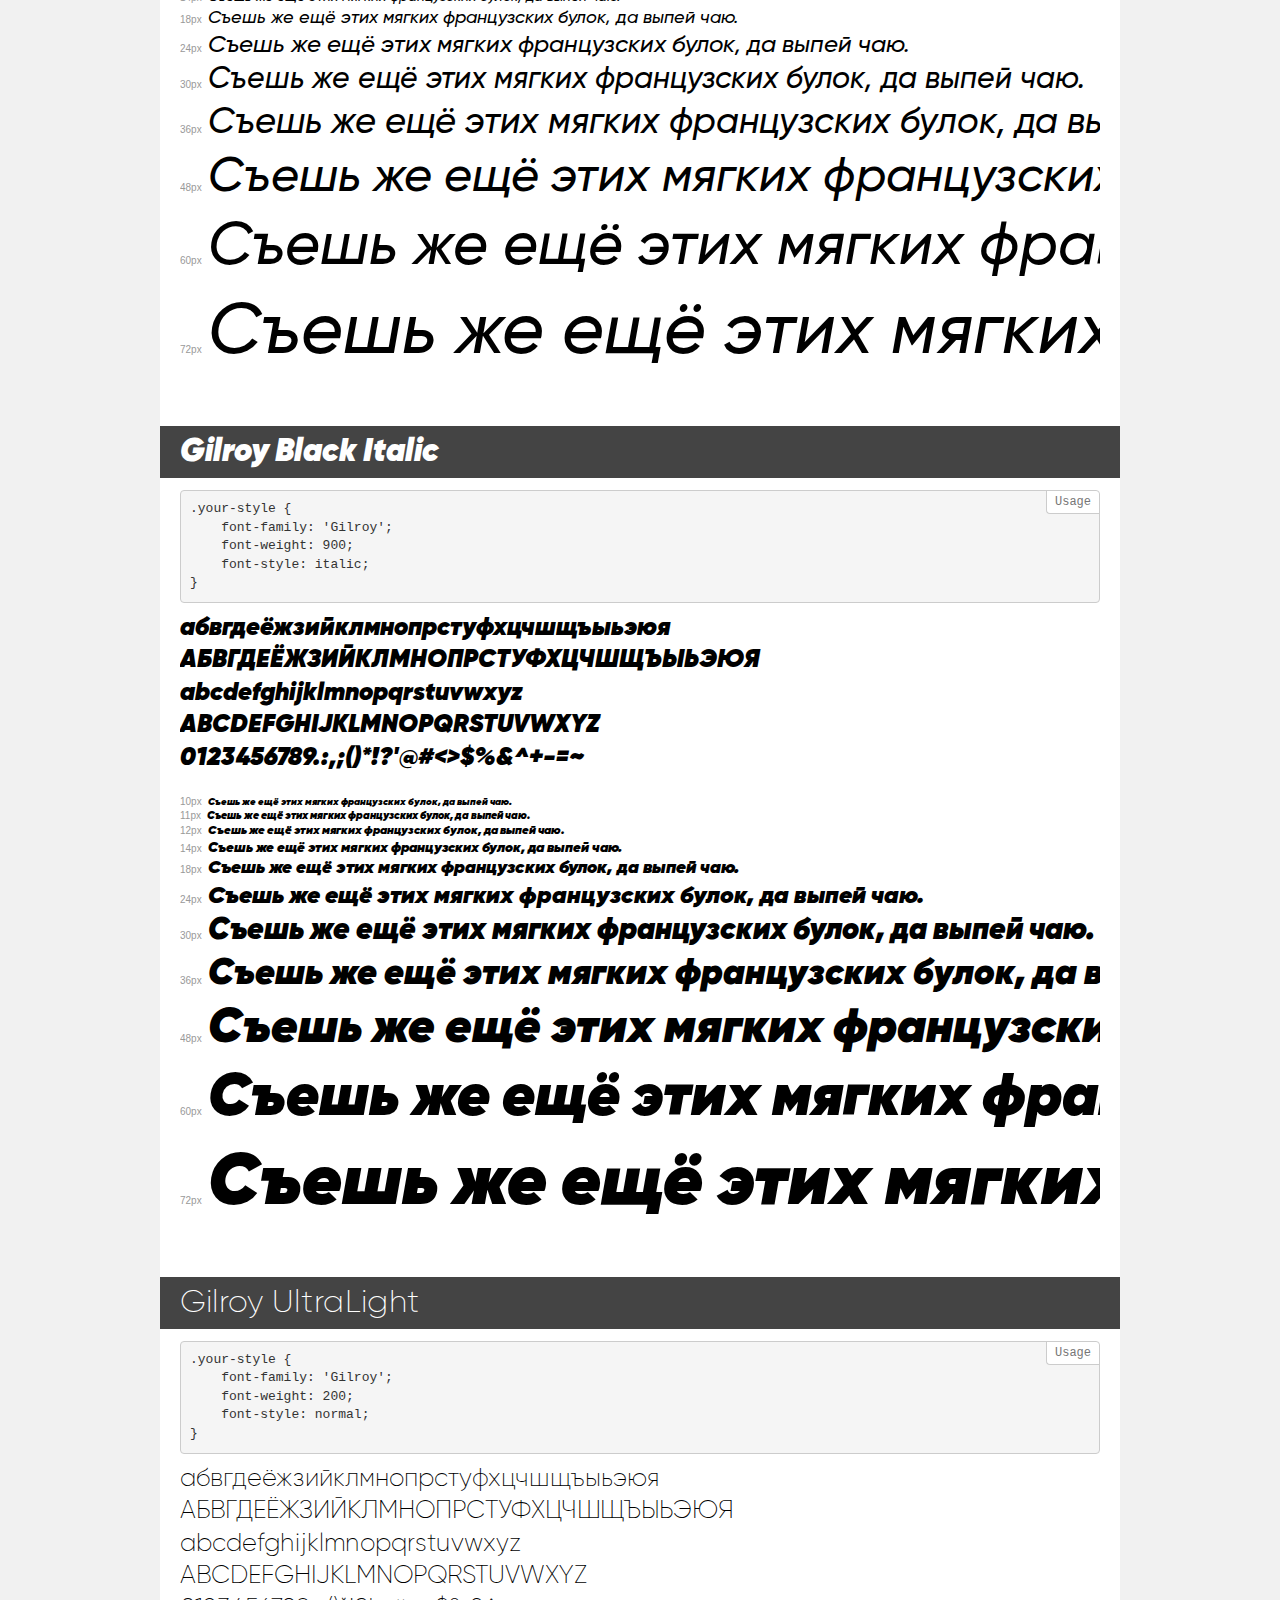
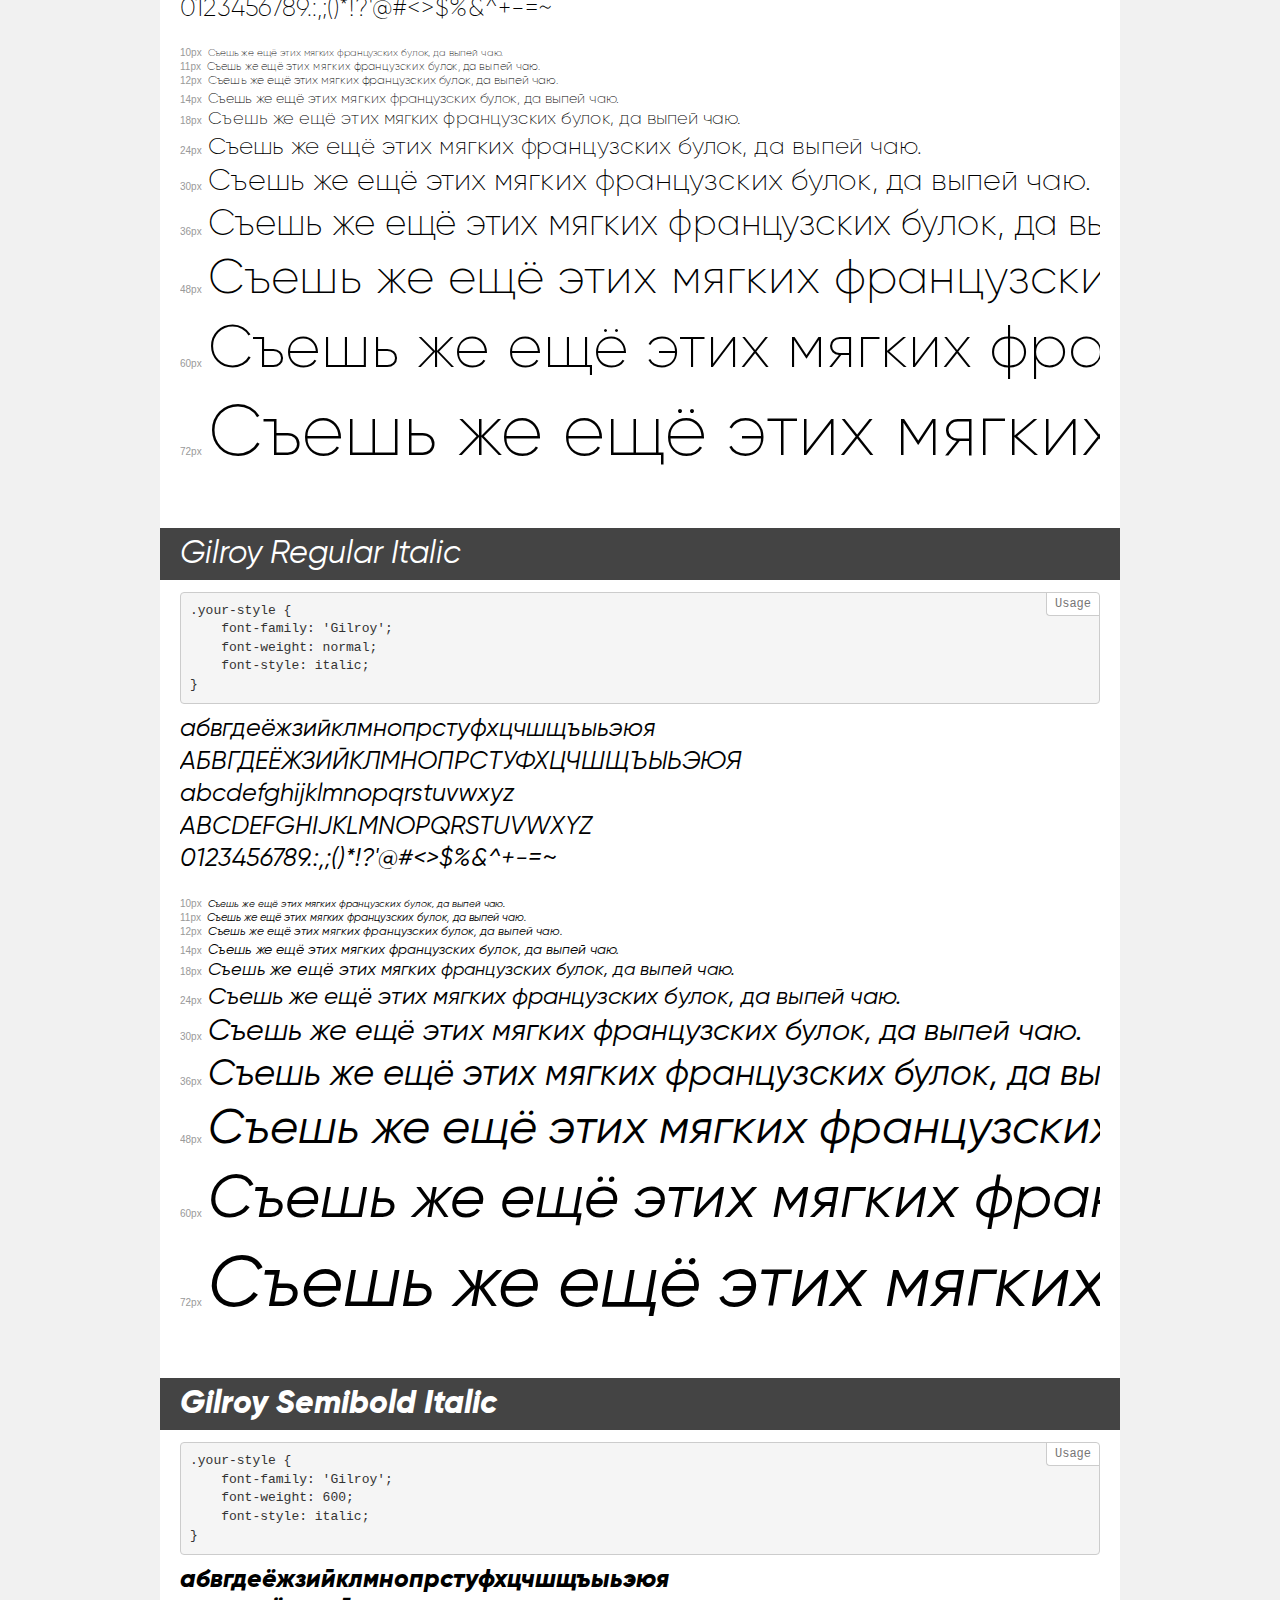
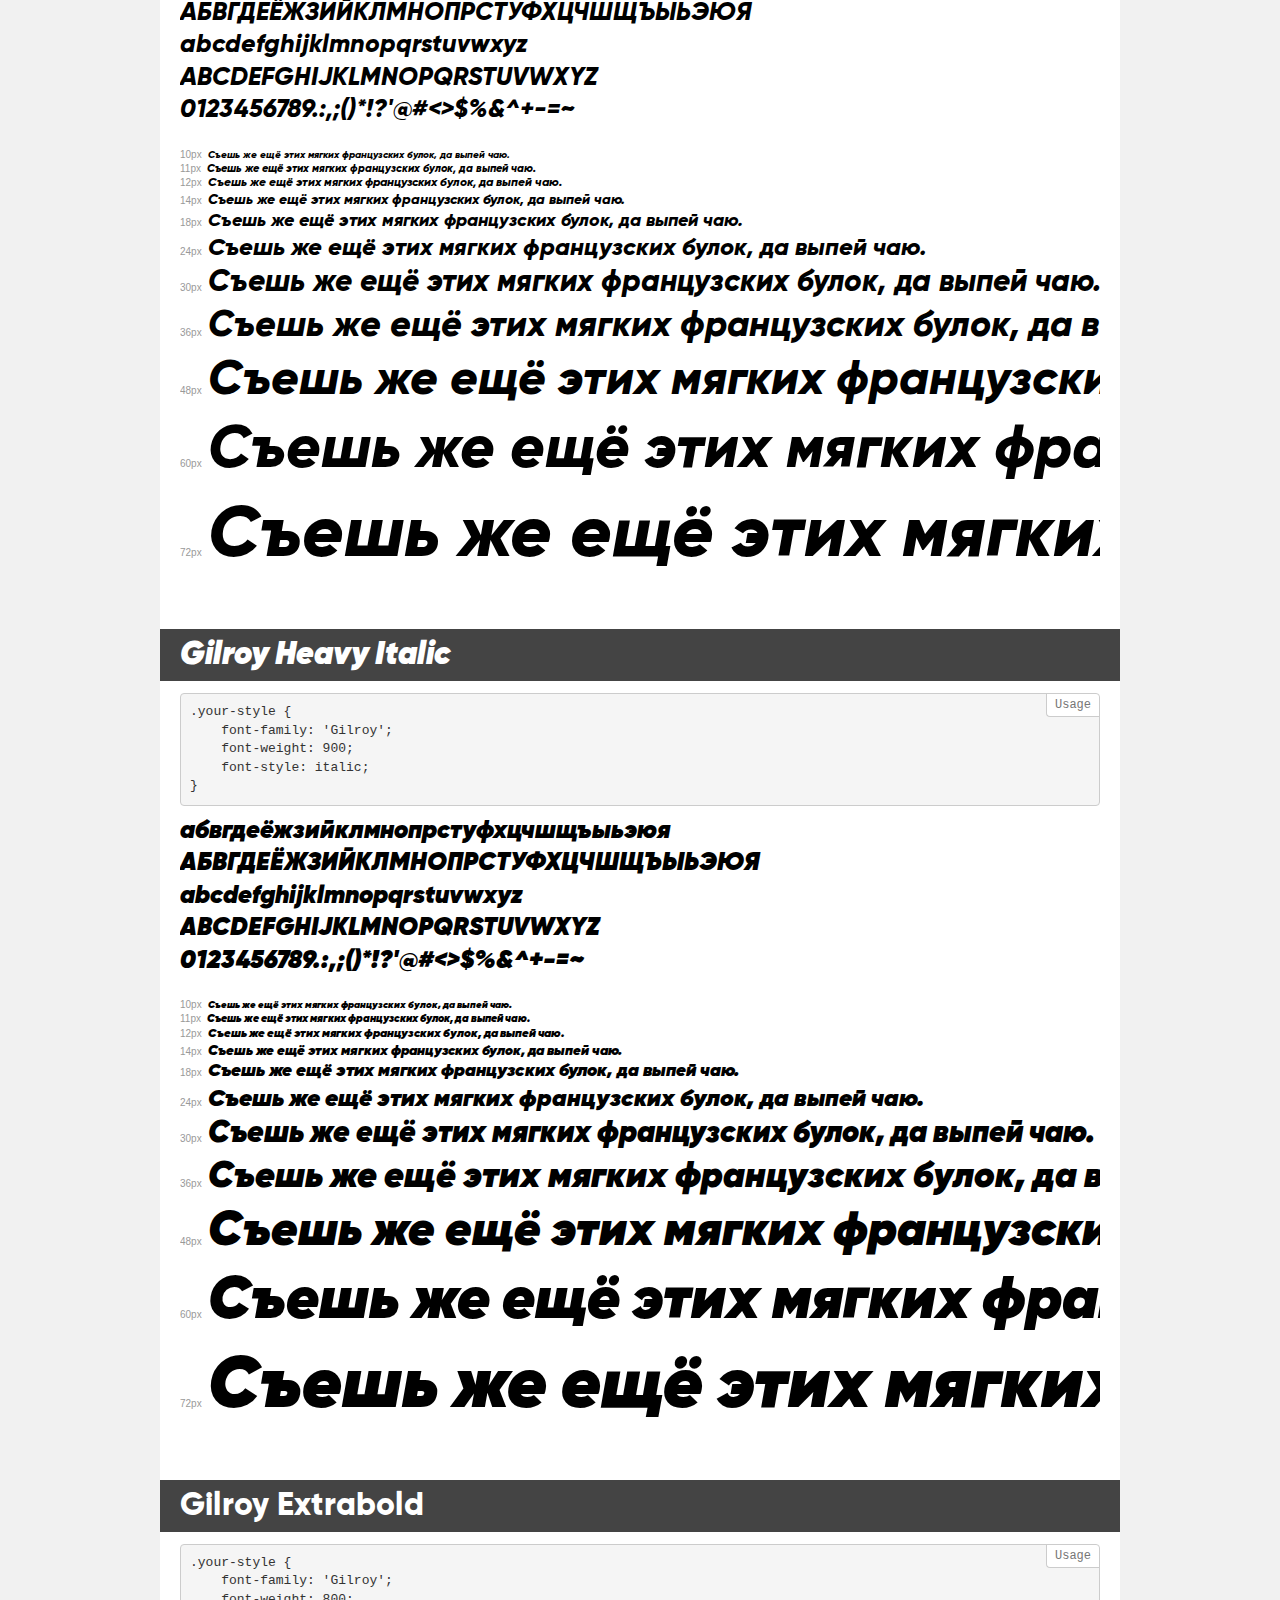
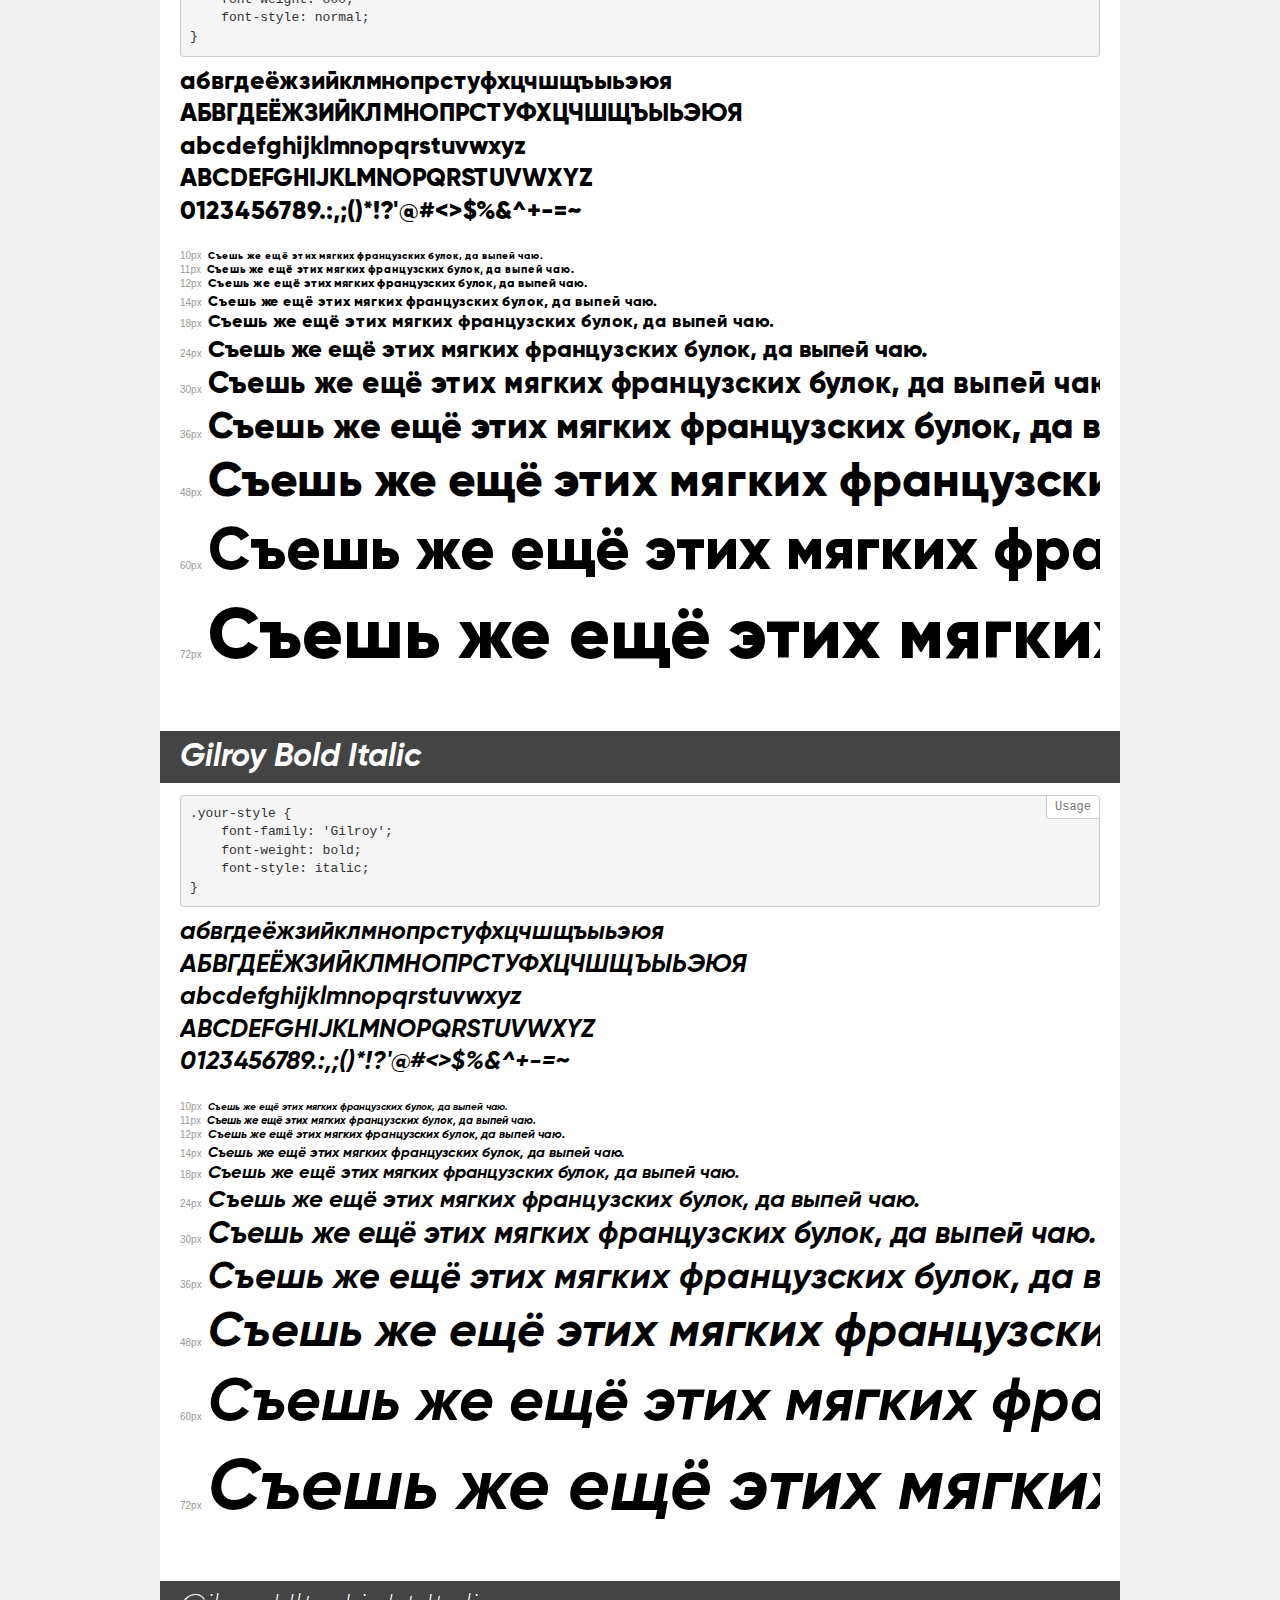
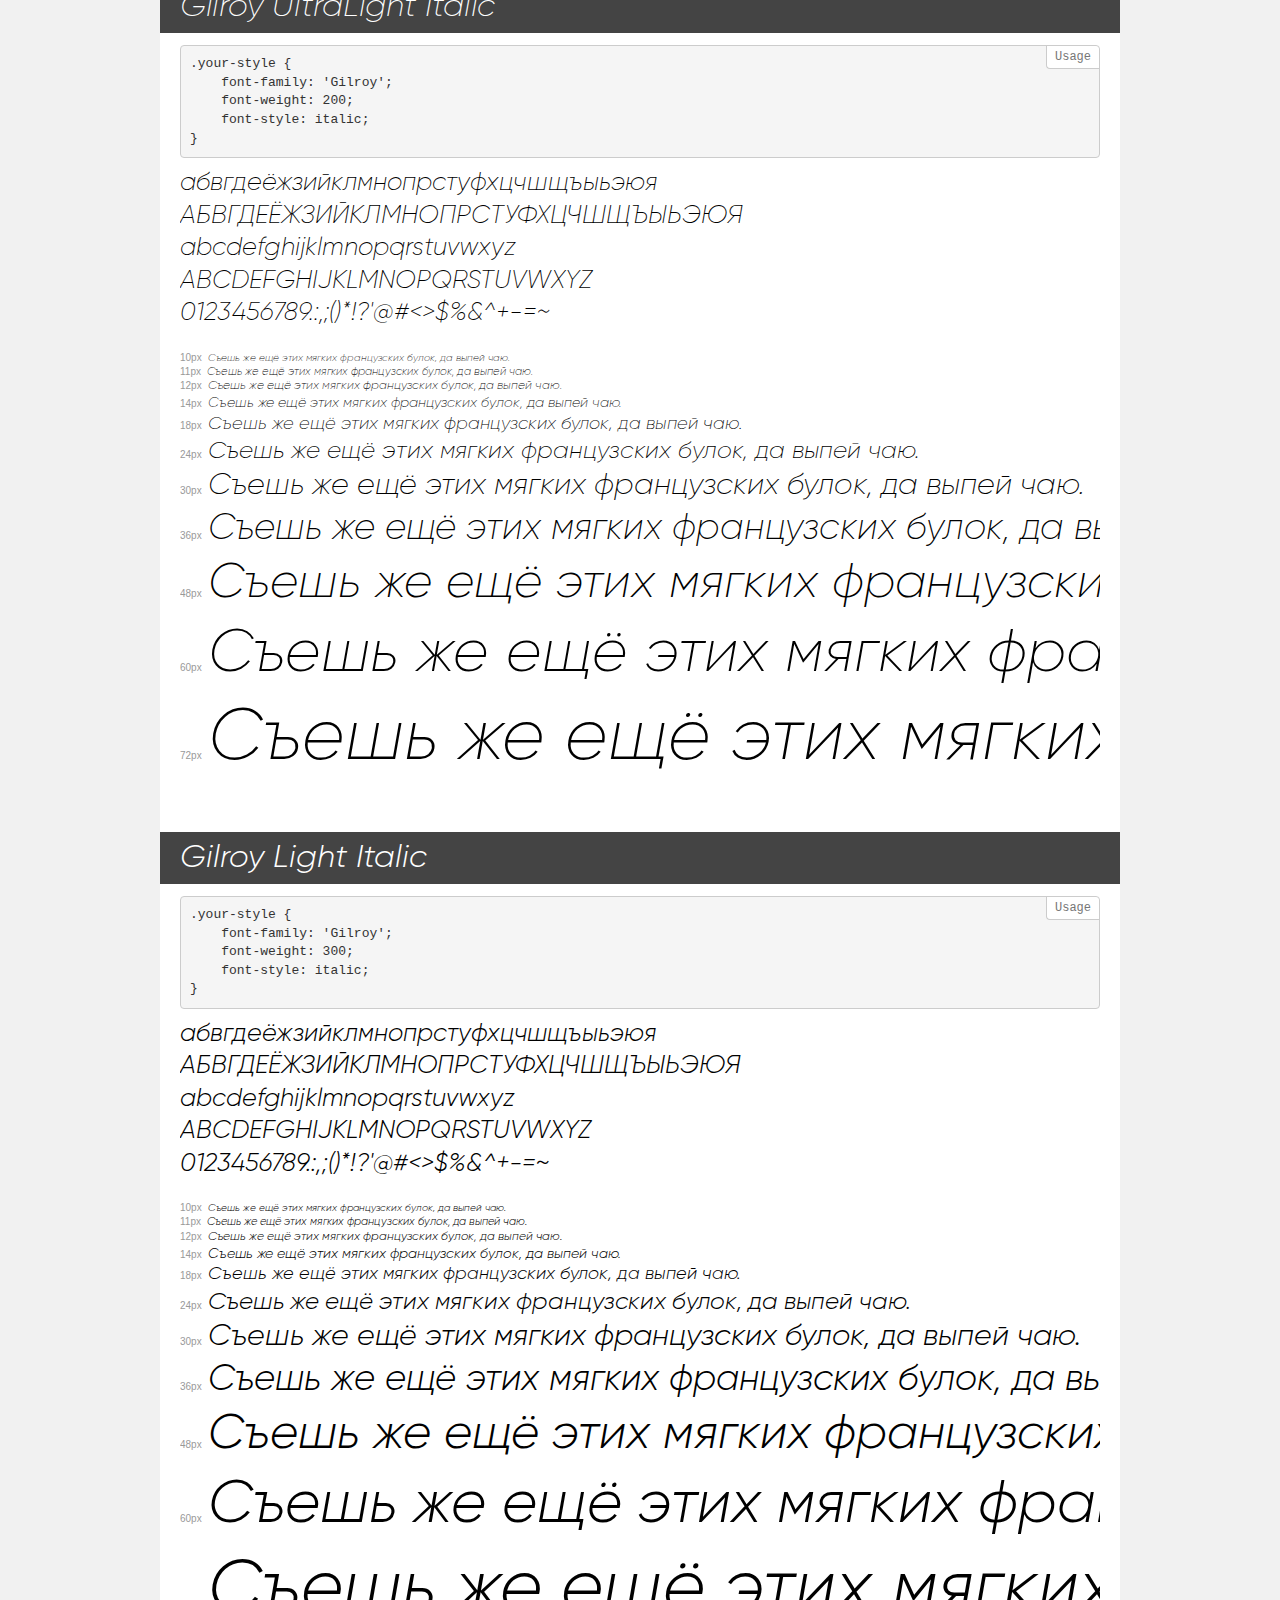
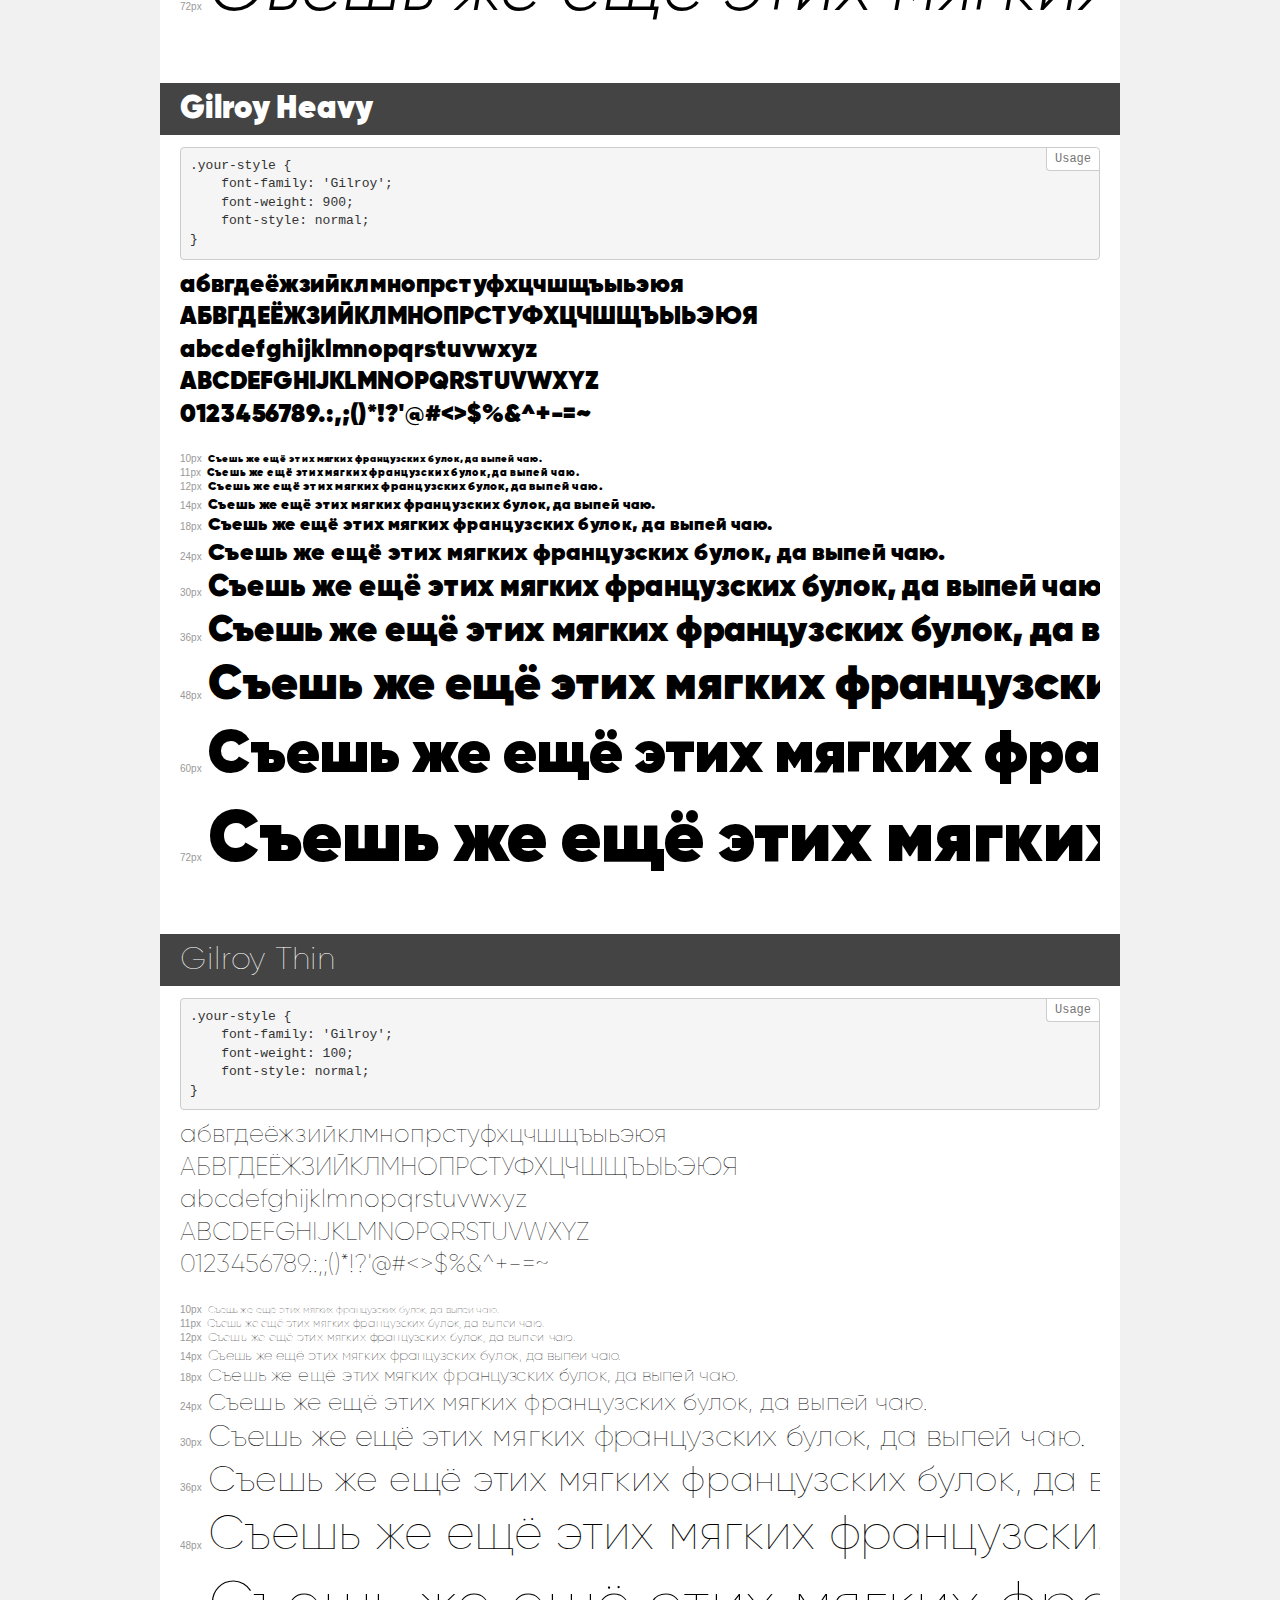
<file: src/fonts/demo.html>
<!DOCTYPE html>
<html>
<head>
    <meta charset="utf-8">
    <meta http-equiv="X-UA-Compatible" content="IE=edge">
    <meta name="viewport" content="width=device-width, initial-scale=1">
    <meta name="robots" content="noindex, noarchive">
    <meta name="format-detection" content="telephone=no">
    <title>Transfonter demo</title>
    <link href="stylesheet.css" rel="stylesheet">
    <style>
        /*
        http://meyerweb.com/eric/tools/css/reset/
        v2.0 | 20110126
        License: none (public domain)
        */
        html, body, div, span, applet, object, iframe,
        h1, h2, h3, h4, h5, h6, p, blockquote, pre,
        a, abbr, acronym, address, big, cite, code,
        del, dfn, em, img, ins, kbd, q, s, samp,
        small, strike, strong, sub, sup, tt, var,
        b, u, i, center,
        dl, dt, dd, ol, ul, li,
        fieldset, form, label, legend,
        table, caption, tbody, tfoot, thead, tr, th, td,
        article, aside, canvas, details, embed,
        figure, figcaption, footer, header, hgroup,
        menu, nav, output, ruby, section, summary,
        time, mark, audio, video {
            margin: 0;
            padding: 0;
            border: 0;
            font-size: 100%;
            font: inherit;
            vertical-align: baseline;
        }
        /* HTML5 display-role reset for older browsers */
        article, aside, details, figcaption, figure,
        footer, header, hgroup, menu, nav, section {
            display: block;
        }
        body {
            line-height: 1;
        }
        ol, ul {
            list-style: none;
        }
        blockquote, q {
            quotes: none;
        }
        blockquote:before, blockquote:after,
        q:before, q:after {
            content: '';
            content: none;
        }
        table {
            border-collapse: collapse;
            border-spacing: 0;
        }
        /* common styles */
        body {
            background: #f1f1f1;
            color: #000;
        }
        .page {
            background: #fff;
            width: 920px;
            margin: 0 auto;
            padding: 20px 20px 0 20px;
            overflow: hidden;
        }
        .font-container {
            overflow-x: auto;
            overflow-y: hidden;
            margin-bottom: 40px;
            line-height: 1.3;
            white-space: nowrap;
            padding-bottom: 5px;
        }
        h1 {
            position: relative;
            background: #444;
            font-size: 32px;
            color: #fff;
            padding: 10px 20px;
            margin: 0 -20px 12px -20px;
        }
        .letters {
            font-size: 25px;
            margin-bottom: 20px;
        }
        .s10:before {
            content: '10px';
        }
        .s11:before {
            content: '11px';
        }
        .s12:before {
            content: '12px';
        }
        .s14:before {
            content: '14px';
        }
        .s18:before {
            content: '18px';
        }
        .s24:before {
            content: '24px';
        }
        .s30:before {
            content: '30px';
        }
        .s36:before {
            content: '36px';
        }
        .s48:before {
            content: '48px';
        }
        .s60:before {
            content: '60px';
        }
        .s72:before {
            content: '72px';
        }
        .s10:before, .s11:before, .s12:before, .s14:before,
        .s18:before, .s24:before, .s30:before, .s36:before,
        .s48:before, .s60:before, .s72:before {
            font-family: Arial, sans-serif;
            font-size: 10px;
            font-weight: normal;
            font-style: normal;
            color: #999;
            padding-right: 6px;
        }
        pre {
            display: block;
            position: relative;
            padding: 9px;
            margin: 0 0 10px;
            font-family: Monaco, Menlo, Consolas, "Courier New", monospace !important;
            font-size: 13px;
            line-height: 1.428571429;
            color: #333;
            font-weight: normal !important;
            font-style: normal !important;
            background-color: #f5f5f5;
            border: 1px solid #ccc;
            overflow-x: auto;
            border-radius: 4px;
        }
        pre:after {
            display: block;
            position: absolute;
            right: 0;
            top: 0;
            content: 'Usage';
            line-height: 1;
            padding: 5px 8px;
            font-size: 12px;
            color: #767676;
            background-color: #fff;
            border: 1px solid #ccc;
            border-right: none;
            border-top: none;
            border-radius: 0 4px 0 4px;
            z-index: 10;
        }
        /* responsive */
        @media (max-width: 959px) {
            .page {
                width: auto;
                margin: 0;
            }
        }
    </style>
</head>
<body>
<div class="page">
    <div class="demo" style="font-family: 'Gilroy'; font-weight: normal; font-style: normal;">
        <h1>Gilroy Regular</h1>
        <pre>.your-style {
    font-family: 'Gilroy';
    font-weight: normal;
    font-style: normal;
}</pre>
        <div class="font-container">
            <p class="letters">
                абвгдеёжзийклмнопрстуфхцчшщъыьэюя<br>
АБВГДЕЁЖЗИЙКЛМНОПРСТУФХЦЧШЩЪЫЬЭЮЯ<br>
abcdefghijklmnopqrstuvwxyz<br>
ABCDEFGHIJKLMNOPQRSTUVWXYZ<br>
                0123456789.:,;()*!?'@#<>$%&^+-=~
            </p>
            <p class="s10" style="font-size: 10px;">Съешь же ещё этих мягких французских булок, да выпей чаю.</p>
            <p class="s11" style="font-size: 11px;">Съешь же ещё этих мягких французских булок, да выпей чаю.</p>
            <p class="s12" style="font-size: 12px;">Съешь же ещё этих мягких французских булок, да выпей чаю.</p>
            <p class="s14" style="font-size: 14px;">Съешь же ещё этих мягких французских булок, да выпей чаю.</p>
            <p class="s18" style="font-size: 18px;">Съешь же ещё этих мягких французских булок, да выпей чаю.</p>
            <p class="s24" style="font-size: 24px;">Съешь же ещё этих мягких французских булок, да выпей чаю.</p>
            <p class="s30" style="font-size: 30px;">Съешь же ещё этих мягких французских булок, да выпей чаю.</p>
            <p class="s36" style="font-size: 36px;">Съешь же ещё этих мягких французских булок, да выпей чаю.</p>
            <p class="s48" style="font-size: 48px;">Съешь же ещё этих мягких французских булок, да выпей чаю.</p>
            <p class="s60" style="font-size: 60px;">Съешь же ещё этих мягких французских булок, да выпей чаю.</p>
            <p class="s72" style="font-size: 72px;">Съешь же ещё этих мягких французских булок, да выпей чаю.</p>
        </div>
    </div>
    <div class="demo" style="font-family: 'Gilroy'; font-weight: 800; font-style: italic;">
        <h1>Gilroy Extrabold Italic</h1>
        <pre>.your-style {
    font-family: 'Gilroy';
    font-weight: 800;
    font-style: italic;
}</pre>
        <div class="font-container">
            <p class="letters">
                абвгдеёжзийклмнопрстуфхцчшщъыьэюя<br>
АБВГДЕЁЖЗИЙКЛМНОПРСТУФХЦЧШЩЪЫЬЭЮЯ<br>
abcdefghijklmnopqrstuvwxyz<br>
ABCDEFGHIJKLMNOPQRSTUVWXYZ<br>
                0123456789.:,;()*!?'@#<>$%&^+-=~
            </p>
            <p class="s10" style="font-size: 10px;">Съешь же ещё этих мягких французских булок, да выпей чаю.</p>
            <p class="s11" style="font-size: 11px;">Съешь же ещё этих мягких французских булок, да выпей чаю.</p>
            <p class="s12" style="font-size: 12px;">Съешь же ещё этих мягких французских булок, да выпей чаю.</p>
            <p class="s14" style="font-size: 14px;">Съешь же ещё этих мягких французских булок, да выпей чаю.</p>
            <p class="s18" style="font-size: 18px;">Съешь же ещё этих мягких французских булок, да выпей чаю.</p>
            <p class="s24" style="font-size: 24px;">Съешь же ещё этих мягких французских булок, да выпей чаю.</p>
            <p class="s30" style="font-size: 30px;">Съешь же ещё этих мягких французских булок, да выпей чаю.</p>
            <p class="s36" style="font-size: 36px;">Съешь же ещё этих мягких французских булок, да выпей чаю.</p>
            <p class="s48" style="font-size: 48px;">Съешь же ещё этих мягких французских булок, да выпей чаю.</p>
            <p class="s60" style="font-size: 60px;">Съешь же ещё этих мягких французских булок, да выпей чаю.</p>
            <p class="s72" style="font-size: 72px;">Съешь же ещё этих мягких французских булок, да выпей чаю.</p>
        </div>
    </div>
    <div class="demo" style="font-family: 'Gilroy'; font-weight: bold; font-style: normal;">
        <h1>Gilroy Bold</h1>
        <pre>.your-style {
    font-family: 'Gilroy';
    font-weight: bold;
    font-style: normal;
}</pre>
        <div class="font-container">
            <p class="letters">
                абвгдеёжзийклмнопрстуфхцчшщъыьэюя<br>
АБВГДЕЁЖЗИЙКЛМНОПРСТУФХЦЧШЩЪЫЬЭЮЯ<br>
abcdefghijklmnopqrstuvwxyz<br>
ABCDEFGHIJKLMNOPQRSTUVWXYZ<br>
                0123456789.:,;()*!?'@#<>$%&^+-=~
            </p>
            <p class="s10" style="font-size: 10px;">Съешь же ещё этих мягких французских булок, да выпей чаю.</p>
            <p class="s11" style="font-size: 11px;">Съешь же ещё этих мягких французских булок, да выпей чаю.</p>
            <p class="s12" style="font-size: 12px;">Съешь же ещё этих мягких французских булок, да выпей чаю.</p>
            <p class="s14" style="font-size: 14px;">Съешь же ещё этих мягких французских булок, да выпей чаю.</p>
            <p class="s18" style="font-size: 18px;">Съешь же ещё этих мягких французских булок, да выпей чаю.</p>
            <p class="s24" style="font-size: 24px;">Съешь же ещё этих мягких французских булок, да выпей чаю.</p>
            <p class="s30" style="font-size: 30px;">Съешь же ещё этих мягких французских булок, да выпей чаю.</p>
            <p class="s36" style="font-size: 36px;">Съешь же ещё этих мягких французских булок, да выпей чаю.</p>
            <p class="s48" style="font-size: 48px;">Съешь же ещё этих мягких французских булок, да выпей чаю.</p>
            <p class="s60" style="font-size: 60px;">Съешь же ещё этих мягких французских булок, да выпей чаю.</p>
            <p class="s72" style="font-size: 72px;">Съешь же ещё этих мягких французских булок, да выпей чаю.</p>
        </div>
    </div>
    <div class="demo" style="font-family: 'Gilroy'; font-weight: 900; font-style: normal;">
        <h1>Gilroy Black</h1>
        <pre>.your-style {
    font-family: 'Gilroy';
    font-weight: 900;
    font-style: normal;
}</pre>
        <div class="font-container">
            <p class="letters">
                абвгдеёжзийклмнопрстуфхцчшщъыьэюя<br>
АБВГДЕЁЖЗИЙКЛМНОПРСТУФХЦЧШЩЪЫЬЭЮЯ<br>
abcdefghijklmnopqrstuvwxyz<br>
ABCDEFGHIJKLMNOPQRSTUVWXYZ<br>
                0123456789.:,;()*!?'@#<>$%&^+-=~
            </p>
            <p class="s10" style="font-size: 10px;">Съешь же ещё этих мягких французских булок, да выпей чаю.</p>
            <p class="s11" style="font-size: 11px;">Съешь же ещё этих мягких французских булок, да выпей чаю.</p>
            <p class="s12" style="font-size: 12px;">Съешь же ещё этих мягких французских булок, да выпей чаю.</p>
            <p class="s14" style="font-size: 14px;">Съешь же ещё этих мягких французских булок, да выпей чаю.</p>
            <p class="s18" style="font-size: 18px;">Съешь же ещё этих мягких французских булок, да выпей чаю.</p>
            <p class="s24" style="font-size: 24px;">Съешь же ещё этих мягких французских булок, да выпей чаю.</p>
            <p class="s30" style="font-size: 30px;">Съешь же ещё этих мягких французских булок, да выпей чаю.</p>
            <p class="s36" style="font-size: 36px;">Съешь же ещё этих мягких французских булок, да выпей чаю.</p>
            <p class="s48" style="font-size: 48px;">Съешь же ещё этих мягких французских булок, да выпей чаю.</p>
            <p class="s60" style="font-size: 60px;">Съешь же ещё этих мягких французских булок, да выпей чаю.</p>
            <p class="s72" style="font-size: 72px;">Съешь же ещё этих мягких французских булок, да выпей чаю.</p>
        </div>
    </div>
    <div class="demo" style="font-family: 'Gilroy'; font-weight: 300; font-style: normal;">
        <h1>Gilroy Light</h1>
        <pre>.your-style {
    font-family: 'Gilroy';
    font-weight: 300;
    font-style: normal;
}</pre>
        <div class="font-container">
            <p class="letters">
                абвгдеёжзийклмнопрстуфхцчшщъыьэюя<br>
АБВГДЕЁЖЗИЙКЛМНОПРСТУФХЦЧШЩЪЫЬЭЮЯ<br>
abcdefghijklmnopqrstuvwxyz<br>
ABCDEFGHIJKLMNOPQRSTUVWXYZ<br>
                0123456789.:,;()*!?'@#<>$%&^+-=~
            </p>
            <p class="s10" style="font-size: 10px;">Съешь же ещё этих мягких французских булок, да выпей чаю.</p>
            <p class="s11" style="font-size: 11px;">Съешь же ещё этих мягких французских булок, да выпей чаю.</p>
            <p class="s12" style="font-size: 12px;">Съешь же ещё этих мягких французских булок, да выпей чаю.</p>
            <p class="s14" style="font-size: 14px;">Съешь же ещё этих мягких французских булок, да выпей чаю.</p>
            <p class="s18" style="font-size: 18px;">Съешь же ещё этих мягких французских булок, да выпей чаю.</p>
            <p class="s24" style="font-size: 24px;">Съешь же ещё этих мягких французских булок, да выпей чаю.</p>
            <p class="s30" style="font-size: 30px;">Съешь же ещё этих мягких французских булок, да выпей чаю.</p>
            <p class="s36" style="font-size: 36px;">Съешь же ещё этих мягких французских булок, да выпей чаю.</p>
            <p class="s48" style="font-size: 48px;">Съешь же ещё этих мягких французских булок, да выпей чаю.</p>
            <p class="s60" style="font-size: 60px;">Съешь же ещё этих мягких французских булок, да выпей чаю.</p>
            <p class="s72" style="font-size: 72px;">Съешь же ещё этих мягких французских булок, да выпей чаю.</p>
        </div>
    </div>
    <div class="demo" style="font-family: 'Gilroy'; font-weight: 600; font-style: normal;">
        <h1>Gilroy Semibold</h1>
        <pre>.your-style {
    font-family: 'Gilroy';
    font-weight: 600;
    font-style: normal;
}</pre>
        <div class="font-container">
            <p class="letters">
                абвгдеёжзийклмнопрстуфхцчшщъыьэюя<br>
АБВГДЕЁЖЗИЙКЛМНОПРСТУФХЦЧШЩЪЫЬЭЮЯ<br>
abcdefghijklmnopqrstuvwxyz<br>
ABCDEFGHIJKLMNOPQRSTUVWXYZ<br>
                0123456789.:,;()*!?'@#<>$%&^+-=~
            </p>
            <p class="s10" style="font-size: 10px;">Съешь же ещё этих мягких французских булок, да выпей чаю.</p>
            <p class="s11" style="font-size: 11px;">Съешь же ещё этих мягких французских булок, да выпей чаю.</p>
            <p class="s12" style="font-size: 12px;">Съешь же ещё этих мягких французских булок, да выпей чаю.</p>
            <p class="s14" style="font-size: 14px;">Съешь же ещё этих мягких французских булок, да выпей чаю.</p>
            <p class="s18" style="font-size: 18px;">Съешь же ещё этих мягких французских булок, да выпей чаю.</p>
            <p class="s24" style="font-size: 24px;">Съешь же ещё этих мягких французских булок, да выпей чаю.</p>
            <p class="s30" style="font-size: 30px;">Съешь же ещё этих мягких французских булок, да выпей чаю.</p>
            <p class="s36" style="font-size: 36px;">Съешь же ещё этих мягких французских булок, да выпей чаю.</p>
            <p class="s48" style="font-size: 48px;">Съешь же ещё этих мягких французских булок, да выпей чаю.</p>
            <p class="s60" style="font-size: 60px;">Съешь же ещё этих мягких французских булок, да выпей чаю.</p>
            <p class="s72" style="font-size: 72px;">Съешь же ещё этих мягких французских булок, да выпей чаю.</p>
        </div>
    </div>
    <div class="demo" style="font-family: 'Gilroy'; font-weight: 500; font-style: normal;">
        <h1>Gilroy Medium</h1>
        <pre>.your-style {
    font-family: 'Gilroy';
    font-weight: 500;
    font-style: normal;
}</pre>
        <div class="font-container">
            <p class="letters">
                абвгдеёжзийклмнопрстуфхцчшщъыьэюя<br>
АБВГДЕЁЖЗИЙКЛМНОПРСТУФХЦЧШЩЪЫЬЭЮЯ<br>
abcdefghijklmnopqrstuvwxyz<br>
ABCDEFGHIJKLMNOPQRSTUVWXYZ<br>
                0123456789.:,;()*!?'@#<>$%&^+-=~
            </p>
            <p class="s10" style="font-size: 10px;">Съешь же ещё этих мягких французских булок, да выпей чаю.</p>
            <p class="s11" style="font-size: 11px;">Съешь же ещё этих мягких французских булок, да выпей чаю.</p>
            <p class="s12" style="font-size: 12px;">Съешь же ещё этих мягких французских булок, да выпей чаю.</p>
            <p class="s14" style="font-size: 14px;">Съешь же ещё этих мягких французских булок, да выпей чаю.</p>
            <p class="s18" style="font-size: 18px;">Съешь же ещё этих мягких французских булок, да выпей чаю.</p>
            <p class="s24" style="font-size: 24px;">Съешь же ещё этих мягких французских булок, да выпей чаю.</p>
            <p class="s30" style="font-size: 30px;">Съешь же ещё этих мягких французских булок, да выпей чаю.</p>
            <p class="s36" style="font-size: 36px;">Съешь же ещё этих мягких французских булок, да выпей чаю.</p>
            <p class="s48" style="font-size: 48px;">Съешь же ещё этих мягких французских булок, да выпей чаю.</p>
            <p class="s60" style="font-size: 60px;">Съешь же ещё этих мягких французских булок, да выпей чаю.</p>
            <p class="s72" style="font-size: 72px;">Съешь же ещё этих мягких французских булок, да выпей чаю.</p>
        </div>
    </div>
    <div class="demo" style="font-family: 'Gilroy'; font-weight: 500; font-style: italic;">
        <h1>Gilroy Medium Italic</h1>
        <pre>.your-style {
    font-family: 'Gilroy';
    font-weight: 500;
    font-style: italic;
}</pre>
        <div class="font-container">
            <p class="letters">
                абвгдеёжзийклмнопрстуфхцчшщъыьэюя<br>
АБВГДЕЁЖЗИЙКЛМНОПРСТУФХЦЧШЩЪЫЬЭЮЯ<br>
abcdefghijklmnopqrstuvwxyz<br>
ABCDEFGHIJKLMNOPQRSTUVWXYZ<br>
                0123456789.:,;()*!?'@#<>$%&^+-=~
            </p>
            <p class="s10" style="font-size: 10px;">Съешь же ещё этих мягких французских булок, да выпей чаю.</p>
            <p class="s11" style="font-size: 11px;">Съешь же ещё этих мягких французских булок, да выпей чаю.</p>
            <p class="s12" style="font-size: 12px;">Съешь же ещё этих мягких французских булок, да выпей чаю.</p>
            <p class="s14" style="font-size: 14px;">Съешь же ещё этих мягких французских булок, да выпей чаю.</p>
            <p class="s18" style="font-size: 18px;">Съешь же ещё этих мягких французских булок, да выпей чаю.</p>
            <p class="s24" style="font-size: 24px;">Съешь же ещё этих мягких французских булок, да выпей чаю.</p>
            <p class="s30" style="font-size: 30px;">Съешь же ещё этих мягких французских булок, да выпей чаю.</p>
            <p class="s36" style="font-size: 36px;">Съешь же ещё этих мягких французских булок, да выпей чаю.</p>
            <p class="s48" style="font-size: 48px;">Съешь же ещё этих мягких французских булок, да выпей чаю.</p>
            <p class="s60" style="font-size: 60px;">Съешь же ещё этих мягких французских булок, да выпей чаю.</p>
            <p class="s72" style="font-size: 72px;">Съешь же ещё этих мягких французских булок, да выпей чаю.</p>
        </div>
    </div>
    <div class="demo" style="font-family: 'Gilroy'; font-weight: 900; font-style: italic;">
        <h1>Gilroy Black Italic</h1>
        <pre>.your-style {
    font-family: 'Gilroy';
    font-weight: 900;
    font-style: italic;
}</pre>
        <div class="font-container">
            <p class="letters">
                абвгдеёжзийклмнопрстуфхцчшщъыьэюя<br>
АБВГДЕЁЖЗИЙКЛМНОПРСТУФХЦЧШЩЪЫЬЭЮЯ<br>
abcdefghijklmnopqrstuvwxyz<br>
ABCDEFGHIJKLMNOPQRSTUVWXYZ<br>
                0123456789.:,;()*!?'@#<>$%&^+-=~
            </p>
            <p class="s10" style="font-size: 10px;">Съешь же ещё этих мягких французских булок, да выпей чаю.</p>
            <p class="s11" style="font-size: 11px;">Съешь же ещё этих мягких французских булок, да выпей чаю.</p>
            <p class="s12" style="font-size: 12px;">Съешь же ещё этих мягких французских булок, да выпей чаю.</p>
            <p class="s14" style="font-size: 14px;">Съешь же ещё этих мягких французских булок, да выпей чаю.</p>
            <p class="s18" style="font-size: 18px;">Съешь же ещё этих мягких французских булок, да выпей чаю.</p>
            <p class="s24" style="font-size: 24px;">Съешь же ещё этих мягких французских булок, да выпей чаю.</p>
            <p class="s30" style="font-size: 30px;">Съешь же ещё этих мягких французских булок, да выпей чаю.</p>
            <p class="s36" style="font-size: 36px;">Съешь же ещё этих мягких французских булок, да выпей чаю.</p>
            <p class="s48" style="font-size: 48px;">Съешь же ещё этих мягких французских булок, да выпей чаю.</p>
            <p class="s60" style="font-size: 60px;">Съешь же ещё этих мягких французских булок, да выпей чаю.</p>
            <p class="s72" style="font-size: 72px;">Съешь же ещё этих мягких французских булок, да выпей чаю.</p>
        </div>
    </div>
    <div class="demo" style="font-family: 'Gilroy'; font-weight: 200; font-style: normal;">
        <h1>Gilroy UltraLight</h1>
        <pre>.your-style {
    font-family: 'Gilroy';
    font-weight: 200;
    font-style: normal;
}</pre>
        <div class="font-container">
            <p class="letters">
                абвгдеёжзийклмнопрстуфхцчшщъыьэюя<br>
АБВГДЕЁЖЗИЙКЛМНОПРСТУФХЦЧШЩЪЫЬЭЮЯ<br>
abcdefghijklmnopqrstuvwxyz<br>
ABCDEFGHIJKLMNOPQRSTUVWXYZ<br>
                0123456789.:,;()*!?'@#<>$%&^+-=~
            </p>
            <p class="s10" style="font-size: 10px;">Съешь же ещё этих мягких французских булок, да выпей чаю.</p>
            <p class="s11" style="font-size: 11px;">Съешь же ещё этих мягких французских булок, да выпей чаю.</p>
            <p class="s12" style="font-size: 12px;">Съешь же ещё этих мягких французских булок, да выпей чаю.</p>
            <p class="s14" style="font-size: 14px;">Съешь же ещё этих мягких французских булок, да выпей чаю.</p>
            <p class="s18" style="font-size: 18px;">Съешь же ещё этих мягких французских булок, да выпей чаю.</p>
            <p class="s24" style="font-size: 24px;">Съешь же ещё этих мягких французских булок, да выпей чаю.</p>
            <p class="s30" style="font-size: 30px;">Съешь же ещё этих мягких французских булок, да выпей чаю.</p>
            <p class="s36" style="font-size: 36px;">Съешь же ещё этих мягких французских булок, да выпей чаю.</p>
            <p class="s48" style="font-size: 48px;">Съешь же ещё этих мягких французских булок, да выпей чаю.</p>
            <p class="s60" style="font-size: 60px;">Съешь же ещё этих мягких французских булок, да выпей чаю.</p>
            <p class="s72" style="font-size: 72px;">Съешь же ещё этих мягких французских булок, да выпей чаю.</p>
        </div>
    </div>
    <div class="demo" style="font-family: 'Gilroy'; font-weight: normal; font-style: italic;">
        <h1>Gilroy Regular Italic</h1>
        <pre>.your-style {
    font-family: 'Gilroy';
    font-weight: normal;
    font-style: italic;
}</pre>
        <div class="font-container">
            <p class="letters">
                абвгдеёжзийклмнопрстуфхцчшщъыьэюя<br>
АБВГДЕЁЖЗИЙКЛМНОПРСТУФХЦЧШЩЪЫЬЭЮЯ<br>
abcdefghijklmnopqrstuvwxyz<br>
ABCDEFGHIJKLMNOPQRSTUVWXYZ<br>
                0123456789.:,;()*!?'@#<>$%&^+-=~
            </p>
            <p class="s10" style="font-size: 10px;">Съешь же ещё этих мягких французских булок, да выпей чаю.</p>
            <p class="s11" style="font-size: 11px;">Съешь же ещё этих мягких французских булок, да выпей чаю.</p>
            <p class="s12" style="font-size: 12px;">Съешь же ещё этих мягких французских булок, да выпей чаю.</p>
            <p class="s14" style="font-size: 14px;">Съешь же ещё этих мягких французских булок, да выпей чаю.</p>
            <p class="s18" style="font-size: 18px;">Съешь же ещё этих мягких французских булок, да выпей чаю.</p>
            <p class="s24" style="font-size: 24px;">Съешь же ещё этих мягких французских булок, да выпей чаю.</p>
            <p class="s30" style="font-size: 30px;">Съешь же ещё этих мягких французских булок, да выпей чаю.</p>
            <p class="s36" style="font-size: 36px;">Съешь же ещё этих мягких французских булок, да выпей чаю.</p>
            <p class="s48" style="font-size: 48px;">Съешь же ещё этих мягких французских булок, да выпей чаю.</p>
            <p class="s60" style="font-size: 60px;">Съешь же ещё этих мягких французских булок, да выпей чаю.</p>
            <p class="s72" style="font-size: 72px;">Съешь же ещё этих мягких французских булок, да выпей чаю.</p>
        </div>
    </div>
    <div class="demo" style="font-family: 'Gilroy'; font-weight: 600; font-style: italic;">
        <h1>Gilroy Semibold Italic</h1>
        <pre>.your-style {
    font-family: 'Gilroy';
    font-weight: 600;
    font-style: italic;
}</pre>
        <div class="font-container">
            <p class="letters">
                абвгдеёжзийклмнопрстуфхцчшщъыьэюя<br>
АБВГДЕЁЖЗИЙКЛМНОПРСТУФХЦЧШЩЪЫЬЭЮЯ<br>
abcdefghijklmnopqrstuvwxyz<br>
ABCDEFGHIJKLMNOPQRSTUVWXYZ<br>
                0123456789.:,;()*!?'@#<>$%&^+-=~
            </p>
            <p class="s10" style="font-size: 10px;">Съешь же ещё этих мягких французских булок, да выпей чаю.</p>
            <p class="s11" style="font-size: 11px;">Съешь же ещё этих мягких французских булок, да выпей чаю.</p>
            <p class="s12" style="font-size: 12px;">Съешь же ещё этих мягких французских булок, да выпей чаю.</p>
            <p class="s14" style="font-size: 14px;">Съешь же ещё этих мягких французских булок, да выпей чаю.</p>
            <p class="s18" style="font-size: 18px;">Съешь же ещё этих мягких французских булок, да выпей чаю.</p>
            <p class="s24" style="font-size: 24px;">Съешь же ещё этих мягких французских булок, да выпей чаю.</p>
            <p class="s30" style="font-size: 30px;">Съешь же ещё этих мягких французских булок, да выпей чаю.</p>
            <p class="s36" style="font-size: 36px;">Съешь же ещё этих мягких французских булок, да выпей чаю.</p>
            <p class="s48" style="font-size: 48px;">Съешь же ещё этих мягких французских булок, да выпей чаю.</p>
            <p class="s60" style="font-size: 60px;">Съешь же ещё этих мягких французских булок, да выпей чаю.</p>
            <p class="s72" style="font-size: 72px;">Съешь же ещё этих мягких французских булок, да выпей чаю.</p>
        </div>
    </div>
    <div class="demo" style="font-family: 'Gilroy'; font-weight: 900; font-style: italic;">
        <h1>Gilroy Heavy Italic</h1>
        <pre>.your-style {
    font-family: 'Gilroy';
    font-weight: 900;
    font-style: italic;
}</pre>
        <div class="font-container">
            <p class="letters">
                абвгдеёжзийклмнопрстуфхцчшщъыьэюя<br>
АБВГДЕЁЖЗИЙКЛМНОПРСТУФХЦЧШЩЪЫЬЭЮЯ<br>
abcdefghijklmnopqrstuvwxyz<br>
ABCDEFGHIJKLMNOPQRSTUVWXYZ<br>
                0123456789.:,;()*!?'@#<>$%&^+-=~
            </p>
            <p class="s10" style="font-size: 10px;">Съешь же ещё этих мягких французских булок, да выпей чаю.</p>
            <p class="s11" style="font-size: 11px;">Съешь же ещё этих мягких французских булок, да выпей чаю.</p>
            <p class="s12" style="font-size: 12px;">Съешь же ещё этих мягких французских булок, да выпей чаю.</p>
            <p class="s14" style="font-size: 14px;">Съешь же ещё этих мягких французских булок, да выпей чаю.</p>
            <p class="s18" style="font-size: 18px;">Съешь же ещё этих мягких французских булок, да выпей чаю.</p>
            <p class="s24" style="font-size: 24px;">Съешь же ещё этих мягких французских булок, да выпей чаю.</p>
            <p class="s30" style="font-size: 30px;">Съешь же ещё этих мягких французских булок, да выпей чаю.</p>
            <p class="s36" style="font-size: 36px;">Съешь же ещё этих мягких французских булок, да выпей чаю.</p>
            <p class="s48" style="font-size: 48px;">Съешь же ещё этих мягких французских булок, да выпей чаю.</p>
            <p class="s60" style="font-size: 60px;">Съешь же ещё этих мягких французских булок, да выпей чаю.</p>
            <p class="s72" style="font-size: 72px;">Съешь же ещё этих мягких французских булок, да выпей чаю.</p>
        </div>
    </div>
    <div class="demo" style="font-family: 'Gilroy'; font-weight: 800; font-style: normal;">
        <h1>Gilroy Extrabold</h1>
        <pre>.your-style {
    font-family: 'Gilroy';
    font-weight: 800;
    font-style: normal;
}</pre>
        <div class="font-container">
            <p class="letters">
                абвгдеёжзийклмнопрстуфхцчшщъыьэюя<br>
АБВГДЕЁЖЗИЙКЛМНОПРСТУФХЦЧШЩЪЫЬЭЮЯ<br>
abcdefghijklmnopqrstuvwxyz<br>
ABCDEFGHIJKLMNOPQRSTUVWXYZ<br>
                0123456789.:,;()*!?'@#<>$%&^+-=~
            </p>
            <p class="s10" style="font-size: 10px;">Съешь же ещё этих мягких французских булок, да выпей чаю.</p>
            <p class="s11" style="font-size: 11px;">Съешь же ещё этих мягких французских булок, да выпей чаю.</p>
            <p class="s12" style="font-size: 12px;">Съешь же ещё этих мягких французских булок, да выпей чаю.</p>
            <p class="s14" style="font-size: 14px;">Съешь же ещё этих мягких французских булок, да выпей чаю.</p>
            <p class="s18" style="font-size: 18px;">Съешь же ещё этих мягких французских булок, да выпей чаю.</p>
            <p class="s24" style="font-size: 24px;">Съешь же ещё этих мягких французских булок, да выпей чаю.</p>
            <p class="s30" style="font-size: 30px;">Съешь же ещё этих мягких французских булок, да выпей чаю.</p>
            <p class="s36" style="font-size: 36px;">Съешь же ещё этих мягких французских булок, да выпей чаю.</p>
            <p class="s48" style="font-size: 48px;">Съешь же ещё этих мягких французских булок, да выпей чаю.</p>
            <p class="s60" style="font-size: 60px;">Съешь же ещё этих мягких французских булок, да выпей чаю.</p>
            <p class="s72" style="font-size: 72px;">Съешь же ещё этих мягких французских булок, да выпей чаю.</p>
        </div>
    </div>
    <div class="demo" style="font-family: 'Gilroy'; font-weight: bold; font-style: italic;">
        <h1>Gilroy Bold Italic</h1>
        <pre>.your-style {
    font-family: 'Gilroy';
    font-weight: bold;
    font-style: italic;
}</pre>
        <div class="font-container">
            <p class="letters">
                абвгдеёжзийклмнопрстуфхцчшщъыьэюя<br>
АБВГДЕЁЖЗИЙКЛМНОПРСТУФХЦЧШЩЪЫЬЭЮЯ<br>
abcdefghijklmnopqrstuvwxyz<br>
ABCDEFGHIJKLMNOPQRSTUVWXYZ<br>
                0123456789.:,;()*!?'@#<>$%&^+-=~
            </p>
            <p class="s10" style="font-size: 10px;">Съешь же ещё этих мягких французских булок, да выпей чаю.</p>
            <p class="s11" style="font-size: 11px;">Съешь же ещё этих мягких французских булок, да выпей чаю.</p>
            <p class="s12" style="font-size: 12px;">Съешь же ещё этих мягких французских булок, да выпей чаю.</p>
            <p class="s14" style="font-size: 14px;">Съешь же ещё этих мягких французских булок, да выпей чаю.</p>
            <p class="s18" style="font-size: 18px;">Съешь же ещё этих мягких французских булок, да выпей чаю.</p>
            <p class="s24" style="font-size: 24px;">Съешь же ещё этих мягких французских булок, да выпей чаю.</p>
            <p class="s30" style="font-size: 30px;">Съешь же ещё этих мягких французских булок, да выпей чаю.</p>
            <p class="s36" style="font-size: 36px;">Съешь же ещё этих мягких французских булок, да выпей чаю.</p>
            <p class="s48" style="font-size: 48px;">Съешь же ещё этих мягких французских булок, да выпей чаю.</p>
            <p class="s60" style="font-size: 60px;">Съешь же ещё этих мягких французских булок, да выпей чаю.</p>
            <p class="s72" style="font-size: 72px;">Съешь же ещё этих мягких французских булок, да выпей чаю.</p>
        </div>
    </div>
    <div class="demo" style="font-family: 'Gilroy'; font-weight: 200; font-style: italic;">
        <h1>Gilroy UltraLight Italic</h1>
        <pre>.your-style {
    font-family: 'Gilroy';
    font-weight: 200;
    font-style: italic;
}</pre>
        <div class="font-container">
            <p class="letters">
                абвгдеёжзийклмнопрстуфхцчшщъыьэюя<br>
АБВГДЕЁЖЗИЙКЛМНОПРСТУФХЦЧШЩЪЫЬЭЮЯ<br>
abcdefghijklmnopqrstuvwxyz<br>
ABCDEFGHIJKLMNOPQRSTUVWXYZ<br>
                0123456789.:,;()*!?'@#<>$%&^+-=~
            </p>
            <p class="s10" style="font-size: 10px;">Съешь же ещё этих мягких французских булок, да выпей чаю.</p>
            <p class="s11" style="font-size: 11px;">Съешь же ещё этих мягких французских булок, да выпей чаю.</p>
            <p class="s12" style="font-size: 12px;">Съешь же ещё этих мягких французских булок, да выпей чаю.</p>
            <p class="s14" style="font-size: 14px;">Съешь же ещё этих мягких французских булок, да выпей чаю.</p>
            <p class="s18" style="font-size: 18px;">Съешь же ещё этих мягких французских булок, да выпей чаю.</p>
            <p class="s24" style="font-size: 24px;">Съешь же ещё этих мягких французских булок, да выпей чаю.</p>
            <p class="s30" style="font-size: 30px;">Съешь же ещё этих мягких французских булок, да выпей чаю.</p>
            <p class="s36" style="font-size: 36px;">Съешь же ещё этих мягких французских булок, да выпей чаю.</p>
            <p class="s48" style="font-size: 48px;">Съешь же ещё этих мягких французских булок, да выпей чаю.</p>
            <p class="s60" style="font-size: 60px;">Съешь же ещё этих мягких французских булок, да выпей чаю.</p>
            <p class="s72" style="font-size: 72px;">Съешь же ещё этих мягких французских булок, да выпей чаю.</p>
        </div>
    </div>
    <div class="demo" style="font-family: 'Gilroy'; font-weight: 300; font-style: italic;">
        <h1>Gilroy Light Italic</h1>
        <pre>.your-style {
    font-family: 'Gilroy';
    font-weight: 300;
    font-style: italic;
}</pre>
        <div class="font-container">
            <p class="letters">
                абвгдеёжзийклмнопрстуфхцчшщъыьэюя<br>
АБВГДЕЁЖЗИЙКЛМНОПРСТУФХЦЧШЩЪЫЬЭЮЯ<br>
abcdefghijklmnopqrstuvwxyz<br>
ABCDEFGHIJKLMNOPQRSTUVWXYZ<br>
                0123456789.:,;()*!?'@#<>$%&^+-=~
            </p>
            <p class="s10" style="font-size: 10px;">Съешь же ещё этих мягких французских булок, да выпей чаю.</p>
            <p class="s11" style="font-size: 11px;">Съешь же ещё этих мягких французских булок, да выпей чаю.</p>
            <p class="s12" style="font-size: 12px;">Съешь же ещё этих мягких французских булок, да выпей чаю.</p>
            <p class="s14" style="font-size: 14px;">Съешь же ещё этих мягких французских булок, да выпей чаю.</p>
            <p class="s18" style="font-size: 18px;">Съешь же ещё этих мягких французских булок, да выпей чаю.</p>
            <p class="s24" style="font-size: 24px;">Съешь же ещё этих мягких французских булок, да выпей чаю.</p>
            <p class="s30" style="font-size: 30px;">Съешь же ещё этих мягких французских булок, да выпей чаю.</p>
            <p class="s36" style="font-size: 36px;">Съешь же ещё этих мягких французских булок, да выпей чаю.</p>
            <p class="s48" style="font-size: 48px;">Съешь же ещё этих мягких французских булок, да выпей чаю.</p>
            <p class="s60" style="font-size: 60px;">Съешь же ещё этих мягких французских булок, да выпей чаю.</p>
            <p class="s72" style="font-size: 72px;">Съешь же ещё этих мягких французских булок, да выпей чаю.</p>
        </div>
    </div>
    <div class="demo" style="font-family: 'Gilroy'; font-weight: 900; font-style: normal;">
        <h1>Gilroy Heavy</h1>
        <pre>.your-style {
    font-family: 'Gilroy';
    font-weight: 900;
    font-style: normal;
}</pre>
        <div class="font-container">
            <p class="letters">
                абвгдеёжзийклмнопрстуфхцчшщъыьэюя<br>
АБВГДЕЁЖЗИЙКЛМНОПРСТУФХЦЧШЩЪЫЬЭЮЯ<br>
abcdefghijklmnopqrstuvwxyz<br>
ABCDEFGHIJKLMNOPQRSTUVWXYZ<br>
                0123456789.:,;()*!?'@#<>$%&^+-=~
            </p>
            <p class="s10" style="font-size: 10px;">Съешь же ещё этих мягких французских булок, да выпей чаю.</p>
            <p class="s11" style="font-size: 11px;">Съешь же ещё этих мягких французских булок, да выпей чаю.</p>
            <p class="s12" style="font-size: 12px;">Съешь же ещё этих мягких французских булок, да выпей чаю.</p>
            <p class="s14" style="font-size: 14px;">Съешь же ещё этих мягких французских булок, да выпей чаю.</p>
            <p class="s18" style="font-size: 18px;">Съешь же ещё этих мягких французских булок, да выпей чаю.</p>
            <p class="s24" style="font-size: 24px;">Съешь же ещё этих мягких французских булок, да выпей чаю.</p>
            <p class="s30" style="font-size: 30px;">Съешь же ещё этих мягких французских булок, да выпей чаю.</p>
            <p class="s36" style="font-size: 36px;">Съешь же ещё этих мягких французских булок, да выпей чаю.</p>
            <p class="s48" style="font-size: 48px;">Съешь же ещё этих мягких французских булок, да выпей чаю.</p>
            <p class="s60" style="font-size: 60px;">Съешь же ещё этих мягких французских булок, да выпей чаю.</p>
            <p class="s72" style="font-size: 72px;">Съешь же ещё этих мягких французских булок, да выпей чаю.</p>
        </div>
    </div>
    <div class="demo" style="font-family: 'Gilroy'; font-weight: 100; font-style: normal;">
        <h1>Gilroy Thin</h1>
        <pre>.your-style {
    font-family: 'Gilroy';
    font-weight: 100;
    font-style: normal;
}</pre>
        <div class="font-container">
            <p class="letters">
                абвгдеёжзийклмнопрстуфхцчшщъыьэюя<br>
АБВГДЕЁЖЗИЙКЛМНОПРСТУФХЦЧШЩЪЫЬЭЮЯ<br>
abcdefghijklmnopqrstuvwxyz<br>
ABCDEFGHIJKLMNOPQRSTUVWXYZ<br>
                0123456789.:,;()*!?'@#<>$%&^+-=~
            </p>
            <p class="s10" style="font-size: 10px;">Съешь же ещё этих мягких французских булок, да выпей чаю.</p>
            <p class="s11" style="font-size: 11px;">Съешь же ещё этих мягких французских булок, да выпей чаю.</p>
            <p class="s12" style="font-size: 12px;">Съешь же ещё этих мягких французских булок, да выпей чаю.</p>
            <p class="s14" style="font-size: 14px;">Съешь же ещё этих мягких французских булок, да выпей чаю.</p>
            <p class="s18" style="font-size: 18px;">Съешь же ещё этих мягких французских булок, да выпей чаю.</p>
            <p class="s24" style="font-size: 24px;">Съешь же ещё этих мягких французских булок, да выпей чаю.</p>
            <p class="s30" style="font-size: 30px;">Съешь же ещё этих мягких французских булок, да выпей чаю.</p>
            <p class="s36" style="font-size: 36px;">Съешь же ещё этих мягких французских булок, да выпей чаю.</p>
            <p class="s48" style="font-size: 48px;">Съешь же ещё этих мягких французских булок, да выпей чаю.</p>
            <p class="s60" style="font-size: 60px;">Съешь же ещё этих мягких французских булок, да выпей чаю.</p>
            <p class="s72" style="font-size: 72px;">Съешь же ещё этих мягких французских булок, да выпей чаю.</p>
        </div>
    </div>
    <div class="demo" style="font-family: 'Gilroy'; font-weight: 100; font-style: italic;">
        <h1>Gilroy Thin Italic</h1>
        <pre>.your-style {
    font-family: 'Gilroy';
    font-weight: 100;
    font-style: italic;
}</pre>
        <div class="font-container">
            <p class="letters">
                абвгдеёжзийклмнопрстуфхцчшщъыьэюя<br>
АБВГДЕЁЖЗИЙКЛМНОПРСТУФХЦЧШЩЪЫЬЭЮЯ<br>
abcdefghijklmnopqrstuvwxyz<br>
ABCDEFGHIJKLMNOPQRSTUVWXYZ<br>
                0123456789.:,;()*!?'@#<>$%&^+-=~
            </p>
            <p class="s10" style="font-size: 10px;">Съешь же ещё этих мягких французских булок, да выпей чаю.</p>
            <p class="s11" style="font-size: 11px;">Съешь же ещё этих мягких французских булок, да выпей чаю.</p>
            <p class="s12" style="font-size: 12px;">Съешь же ещё этих мягких французских булок, да выпей чаю.</p>
            <p class="s14" style="font-size: 14px;">Съешь же ещё этих мягких французских булок, да выпей чаю.</p>
            <p class="s18" style="font-size: 18px;">Съешь же ещё этих мягких французских булок, да выпей чаю.</p>
            <p class="s24" style="font-size: 24px;">Съешь же ещё этих мягких французских булок, да выпей чаю.</p>
            <p class="s30" style="font-size: 30px;">Съешь же ещё этих мягких французских булок, да выпей чаю.</p>
            <p class="s36" style="font-size: 36px;">Съешь же ещё этих мягких французских булок, да выпей чаю.</p>
            <p class="s48" style="font-size: 48px;">Съешь же ещё этих мягких французских булок, да выпей чаю.</p>
            <p class="s60" style="font-size: 60px;">Съешь же ещё этих мягких французских булок, да выпей чаю.</p>
            <p class="s72" style="font-size: 72px;">Съешь же ещё этих мягких французских булок, да выпей чаю.</p>
        </div>
    </div>
</div>
</body>
</html>
</file>
<file: main.3d161bc6.css>
body{margin:0;background-color:#03161e;cursor:default;overflow-x:hidden}ul{padding:0}p{margin:0}html{font-family:Gilroy;font-style:normal;scroll-behavior:smooth;color:#fff}*{box-sizing:border-box}#menu__toggle{display:none;opacity:0}@media (max-width:868px){#menu__toggle{display:block}}#menu__toggle:checked~.menu__btn>span{transform:rotate(45deg)}#menu__toggle:checked~.menu__btn>span:before{top:0;transform:rotate(0)}#menu__toggle:checked~.menu__btn>span:after{top:0;transform:rotate(90deg)}#menu__toggle:checked~.menu__box{visibility:visible;right:0}.menu__btn{display:none;align-items:center;position:relative;width:26px;height:26px;cursor:pointer;z-index:1}@media (max-width:868px){.menu__btn{display:flex}}.menu__btn>span,.menu__btn>span:after,.menu__btn>span:before{display:block;position:absolute;width:100%;height:2px;background-color:#616161;transition-duration:.25s}.menu__btn>span:before{content:"";top:-8px}.menu__btn>span:after{content:"";top:8px}.menu__box{position:fixed;visibility:hidden;top:0;right:-100%;width:200px;margin:0;padding:80px 0;list-style:none;background-color:#03161e;box-shadow:1px 0 6px rgba(0,0,0,.2)}.menu__box,.menu__item{display:block;transition-duration:.25s}.menu__item{padding:12px 24px;color:#333}.menu__item:hover{background-color:#cfd8dc}.header{position:relative;background-image:url(header.1e37b58c.png);box-shadow:inset 0 0 25px #03161e,inset 0 0 25px #031629,inset 0 0 25px #031629,inset 0 0 25px #041e29;padding:0 115px;background-size:cover}@media (max-width:1500px){.header{padding:0 70px}}@media (max-width:868px){.header{padding:0 20px}}.header__frame{position:absolute;left:0;right:0;width:100%}@media (max-width:1500px){.header__frame{display:none}}.header__top-content{display:flex;flex-direction:column;gap:50%;background-size:cover;width:100%;height:100vh}@media (max-width:868px){.header__top-content{gap:40%}}.header__bottom-content{display:flex;flex-direction:column;justify-content:center;align-items:center;z-index:3;padding-bottom:40px;gap:35px}.header__title{font-family:DotGothic16,sans-serif;font-weight:400;font-size:58px;line-height:84px;text-align:center;letter-spacing:-.25em}@media (max-width:1500px){.header__title{font-size:38px;line-height:54px}}@media (max-width:868px){.header__title{font-size:28px;line-height:34px}}.header__text{font-weight:400;font-size:17px;line-height:20px;text-align:center}@media (max-width:1500px){.header__text{font-size:15px;line-height:17px}}@media (max-width:868px){.header__text{font-size:13px;line-height:15px}}.section{position:relative;box-shadow:inset 0 0 25px #03161e,inset 0 0 25px #03161e,inset 0 0 25px #03161e,inset 0 0 25px #03161e;background-position:50%;display:flex;flex-direction:column;padding:0 115px}@media (max-width:1500px){.section{padding:0 70px}}@media (max-width:868px){.section{padding:0 20px}}.nav{display:flex;justify-content:space-between;align-items:center;text-align:center;flex-direction:row;z-index:10}.nav__scroll{display:none;width:40px;height:40px;transition:transform .3s}.nav__scroll:hover{transform:scale(1.1)}@media (max-width:868px){.nav__scroll{display:block}}.nav__logo{margin:0;width:177px;height:97px}@media (max-width:868px){.nav__logo{width:120px;height:70px;width:100px;height:50px}}.nav__list{display:flex;gap:48px;list-style:none}@media (max-width:1500px){.nav__list{gap:10px}}@media (max-width:868px){.nav__list{display:none}}.nav__item{text-decoration:none;font-weight:500;font-size:18px;line-height:21px;color:#fff;flex:none;order:1;flex-grow:0}@media (max-width:1500px){.nav__item{font-size:10px;line-height:21px}}.nav__item--is-active{font-weight:600;font-size:22px;color:#00ffa3}@media (max-width:1500px){.nav__item--is-active{font-size:14px;line-height:21px}}.button{box-sizing:border-box;cursor:pointer;z-index:10;display:flex;flex-direction:row;justify-content:center;align-items:center;padding:16px 48px;gap:10px;width:286px;height:59px;background-color:#00d8a4;box-shadow:6px 6px 17px rgba(3,23,32,.46);border-radius:20px 4px;transition:background-color .3s}.button:hover{background-color:#02f5bc}.button:active{background-color:#037459}.karting{box-sizing:border-box;display:flex;flex-direction:column;justify-content:center;background-image:url(kartingVector.d7c246f9.svg)}.karting__content{display:grid;grid-template-columns:25% 50% 25%;width:100%;gap:20px}@media (max-width:868px){.karting__content{display:none}}.card{position:relative;display:flex;flex-direction:column;align-items:center;padding:0 10px}.card__image{display:block;max-width:80%}.card__info{gap:23px;display:flex;flex-direction:column;align-items:center;text-align:center}.card__title{font-family:DotGothic16;font-style:normal;font-weight:400;font-size:36px;line-height:52px;letter-spacing:-.25em}@media (max-width:1500px){.card__title{font-size:24px;line-height:25px}}@media (max-width:868px){.card__title{font-size:14px;line-height:14px}}.card__name{font-weight:600;font-size:24px;line-height:29px;text-align:right}@media (max-width:1500px){.card__name{font-size:20px;line-height:20px}}@media (max-width:868px){.card__name{font-size:14px;line-height:18px}}.card__description{font-weight:400;font-size:17px;line-height:133%}@media (max-width:1500px){.card__description{font-size:15px;line-height:15px}}@media (max-width:868px){.card__description{font-size:10px;line-height:14px}}.card--is-active{justify-content:space-between;background-image:url(smoke.3d501f5f.svg);background-repeat:no-repeat;background-size:contain}.card--is-active>.card__info{position:relative;align-items:flex-end;bottom:150px}@media (max-width:1500px){.card--is-active>.card__info{bottom:50px}}.card__elipce{position:absolute;max-width:100%;height:40px;top:40%;left:50%;z-index:-1;background:rgba(0,216,164,.59);box-shadow:0 4px 150px 100px #00d8a4}@media (max-width:868px){.card__elipce{box-shadow:0 4px 100px 50px #00d8a4}}.swiper{display:none;width:100%;height:100%}@media (max-width:868px){.swiper{display:block}}.swiper-slide{text-align:center;font-size:18px;min-height:600px;padding:30px 0;display:-webkit-box;display:-ms-flexbox;display:-webkit-flex;display:flex;-webkit-box-pack:center;-ms-flex-pack:center;-webkit-justify-content:center;justify-content:center;-webkit-box-align:center;-ms-flex-align:center;-webkit-align-items:center;align-items:center}.top-action{display:flex;justify-content:space-between;align-items:center;z-index:1}.top-action--reverse{flex-direction:row-reverse}.top-action__info{display:flex;justify-content:center;align-items:flex-end;text-align:center;gap:10px}.top-action--reverse>.top-action__info{flex-direction:row-reverse}.top-action__title{font-family:DotGothic16;font-style:normal;font-weight:400;font-size:144px;line-height:209px;text-align:right;opacity:.1}@media (max-width:1500px){.top-action__title{font-size:100px;line-height:209px}}@media (max-width:868px){.top-action__title{font-size:26px;line-height:70px}}.top-action__semi-text{font-family:Gilroy;font-style:normal;font-weight:400;font-size:18px;text-align:right;letter-spacing:.25em;opacity:.7}@media (max-width:1500px){.top-action__semi-text{font-size:15px}}@media (max-width:868px){.top-action__semi-text{font-size:8px}}.top-action__semi-text:after{content:"";display:inline-block;width:180px;height:2px;background-color:#fff;margin:0 20px}@media (max-width:1500px){.top-action__semi-text:after{display:none}}.top-action__semi-text--reverse{font-family:Gilroy;font-style:normal;font-weight:400;font-size:18px;text-align:right;letter-spacing:.25em;opacity:.7}@media (max-width:1500px){.top-action__semi-text--reverse{font-size:15px}}@media (max-width:868px){.top-action__semi-text--reverse{font-size:8px}}.top-action__semi-text--reverse:before{content:"";display:inline-block;width:180px;height:2px;background-color:#fff;margin:0 20px}@media (max-width:1500px){.top-action__semi-text--reverse:before{display:none}}.top-action__text{font-family:DotGothic16;font-style:normal;font-weight:400;font-size:58px;text-align:center;letter-spacing:-.25em}@media (max-width:1500px){.top-action__text{font-size:38px}}@media (max-width:868px){.top-action__text{font-size:18px}}.booking{position:relative;background-image:url(booking.056a1f06.png);height:600px}@media (max-width:868px){.booking{background-position:50%;height:max-content}}.booking__text{font-size:17px;line-height:20px;margin-bottom:40px}@media (max-width:868px){.booking__text{margin-bottom:30px}}.booking__content{display:grid;grid-template-columns:20% 20% 20%;grid-template-rows:1fr}@media (max-width:868px){.booking__content{grid-template-columns:50% 50%;grid-template-rows:1fr 1fr;margin:0}}.booking__info{font-size:40px;line-height:46px;color:#00ffa3}.future{background-image:url(future.a6850c5e.svg)}.future__list{display:grid;grid-template-columns:1fr 1fr 1fr;align-items:center;gap:50px;padding:0}@media (max-width:1500px){.future__list{grid-template-columns:1fr 1fr}}@media (max-width:868px){.future__list{grid-template-columns:1fr}}.future__item{height:178px;border:1px solid #00d8a4;box-shadow:8px 8px 72px rgba(0,2,7,.1);border-radius:16px;display:flex;justify-content:flex-start;align-items:center}.future__title{font-weight:600;font-size:24px;line-height:29px}.future__text{font-weight:400;font-size:14px;line-height:16px;opacity:.5}.contacts{height:600px;background-image:url(contacts.55706463.svg);margin-bottom:50px}@media (max-width:1500px){.contacts{padding:0 70px}}@media (max-width:868px){.contacts{padding:0 20px}}.contacts__image{position:absolute;top:50px;right:115px;width:50%;height:70%;border-radius:16px}@media (max-width:1500px){.contacts__image{right:70px;height:70%}}@media (max-width:868px){.contacts__image{position:static;width:100%;height:50%;right:10px;left:10px}}.contacts__info{display:flex;flex-direction:column;width:40%;gap:12px;margin-bottom:50px}@media (max-width:868px){.contacts__info{width:100%}}.contacts__title{color:#00ffa3}.contacts__text,.contacts__title{font-weight:400;font-size:18px;line-height:21px}.footer{background-image:url(footer.e83bf5ad.svg)}.footer__text{width:30%;font-weight:400;font-size:16px;line-height:19px;opacity:.6;text-shadow:0 4px 4px rgba(0,0,0,.25);margin:20px 0}@media (max-width:868px){.footer__text{width:100%}}.footer__copiright{font-weight:400;font-size:16px;line-height:19px;color:#00ffa3}.footer__social{display:flex;justify-content:space-between;align-items:center}@media (max-width:868px){.footer__social{flex-direction:column;justify-content:center}}.footer__list{display:flex;gap:35px}
/*# sourceMappingURL=main.3d161bc6.css.map */
</file>
<file: stylesheet.f1bb0c08.css>
@font-face{font-family:Gilroy;src:url(Gilroy-Regular.d050fe52.eot);src:local("Gilroy Regular"),local("Gilroy-Regular"),url(Gilroy-Regular.d050fe52.eot?#iefix) format("embedded-opentype"),url(Gilroy-Regular.e00fc476.woff2) format("woff2"),url(Gilroy-Regular.3c1a0568.woff) format("woff"),url(Gilroy-Regular.2c886ce6.ttf) format("truetype");font-weight:400;font-style:normal}@font-face{font-family:Gilroy;src:url(Gilroy-ExtraboldItalic.d13a95cf.eot);src:local("Gilroy Extrabold Italic"),local("Gilroy-ExtraboldItalic"),url(Gilroy-ExtraboldItalic.d13a95cf.eot?#iefix) format("embedded-opentype"),url(Gilroy-ExtraboldItalic.0f6b1020.woff2) format("woff2"),url(Gilroy-ExtraboldItalic.7e0c8bea.woff) format("woff"),url(Gilroy-ExtraboldItalic.cdb64f05.ttf) format("truetype");font-weight:800;font-style:italic}@font-face{font-family:Gilroy;src:url(Gilroy-Bold.61e23009.eot);src:local("Gilroy Bold"),local("Gilroy-Bold"),url(Gilroy-Bold.61e23009.eot?#iefix) format("embedded-opentype"),url(Gilroy-Bold.e689332c.woff2) format("woff2"),url(Gilroy-Bold.6ad5eec6.woff) format("woff"),url(Gilroy-Bold.a2688603.ttf) format("truetype");font-weight:700;font-style:normal}@font-face{font-family:Gilroy;src:url(Gilroy-Black.5e955129.eot);src:local("Gilroy Black"),local("Gilroy-Black"),url(Gilroy-Black.5e955129.eot?#iefix) format("embedded-opentype"),url(Gilroy-Black.67b071cb.woff2) format("woff2"),url(Gilroy-Black.caea8f84.woff) format("woff"),url(Gilroy-Black.8d2637ac.ttf) format("truetype");font-weight:900;font-style:normal}@font-face{font-family:Gilroy;src:url(Gilroy-Light.f6ecb9a4.eot);src:local("Gilroy Light"),local("Gilroy-Light"),url(Gilroy-Light.f6ecb9a4.eot?#iefix) format("embedded-opentype"),url(Gilroy-Light.b748b75f.woff2) format("woff2"),url(Gilroy-Light.9b0b81f1.woff) format("woff"),url(Gilroy-Light.b869b223.ttf) format("truetype");font-weight:300;font-style:normal}@font-face{font-family:Gilroy;src:url(Gilroy-Semibold.65a633de.eot);src:local("Gilroy Semibold"),local("Gilroy-Semibold"),url(Gilroy-Semibold.65a633de.eot?#iefix) format("embedded-opentype"),url(Gilroy-Semibold.40beb171.woff2) format("woff2"),url(Gilroy-Semibold.2759c351.woff) format("woff"),url(Gilroy-Semibold.1209a66c.ttf) format("truetype");font-weight:600;font-style:normal}@font-face{font-family:Gilroy;src:url(Gilroy-Medium.b1f235c6.eot);src:local("Gilroy Medium"),local("Gilroy-Medium"),url(Gilroy-Medium.b1f235c6.eot?#iefix) format("embedded-opentype"),url(Gilroy-Medium.943f1ccc.woff2) format("woff2"),url(Gilroy-Medium.57de6027.woff) format("woff"),url(Gilroy-Medium.b528736f.ttf) format("truetype");font-weight:500;font-style:normal}@font-face{font-family:Gilroy;src:url(Gilroy-MediumItalic.40554933.eot);src:local("Gilroy Medium Italic"),local("Gilroy-MediumItalic"),url(Gilroy-MediumItalic.40554933.eot?#iefix) format("embedded-opentype"),url(Gilroy-MediumItalic.f7075839.woff2) format("woff2"),url(Gilroy-MediumItalic.b9bf0ef1.woff) format("woff"),url(Gilroy-MediumItalic.f2f10a54.ttf) format("truetype");font-weight:500;font-style:italic}@font-face{font-family:Gilroy;src:url(Gilroy-BlackItalic.309b7b56.eot);src:local("Gilroy Black Italic"),local("Gilroy-BlackItalic"),url(Gilroy-BlackItalic.309b7b56.eot?#iefix) format("embedded-opentype"),url(Gilroy-BlackItalic.46d4d699.woff2) format("woff2"),url(Gilroy-BlackItalic.e299891e.woff) format("woff"),url(Gilroy-BlackItalic.11b3fc84.ttf) format("truetype");font-weight:900;font-style:italic}@font-face{font-family:Gilroy;src:url(Gilroy-UltraLight.3f703cb4.eot);src:local("Gilroy UltraLight"),local("Gilroy-UltraLight"),url(Gilroy-UltraLight.3f703cb4.eot?#iefix) format("embedded-opentype"),url(Gilroy-UltraLight.31fe547a.woff2) format("woff2"),url(Gilroy-UltraLight.926d15c7.woff) format("woff"),url(Gilroy-UltraLight.52df9179.ttf) format("truetype");font-weight:200;font-style:normal}@font-face{font-family:Gilroy;src:url(Gilroy-RegularItalic.b837df00.eot);src:local("Gilroy Regular Italic"),local("Gilroy-RegularItalic"),url(Gilroy-RegularItalic.b837df00.eot?#iefix) format("embedded-opentype"),url(Gilroy-RegularItalic.d1ca2784.woff2) format("woff2"),url(Gilroy-RegularItalic.190b2836.woff) format("woff"),url(Gilroy-RegularItalic.0bd9cc35.ttf) format("truetype");font-weight:400;font-style:italic}@font-face{font-family:Gilroy;src:url(Gilroy-SemiboldItalic.1ce68daa.eot);src:local("Gilroy Semibold Italic"),local("Gilroy-SemiboldItalic"),url(Gilroy-SemiboldItalic.1ce68daa.eot?#iefix) format("embedded-opentype"),url(Gilroy-SemiboldItalic.c7b7e322.woff2) format("woff2"),url(Gilroy-SemiboldItalic.fdf334d9.woff) format("woff"),url(Gilroy-SemiboldItalic.dd1c0a6f.ttf) format("truetype");font-weight:600;font-style:italic}@font-face{font-family:Gilroy;src:url(Gilroy-HeavyItalic.763e1137.eot);src:local("Gilroy Heavy Italic"),local("Gilroy-HeavyItalic"),url(Gilroy-HeavyItalic.763e1137.eot?#iefix) format("embedded-opentype"),url(Gilroy-HeavyItalic.94f6536d.woff2) format("woff2"),url(Gilroy-HeavyItalic.883a974e.woff) format("woff"),url(Gilroy-HeavyItalic.090984db.ttf) format("truetype");font-weight:900;font-style:italic}@font-face{font-family:Gilroy;src:url(Gilroy-Extrabold.0920d24e.eot);src:local("Gilroy Extrabold"),local("Gilroy-Extrabold"),url(Gilroy-Extrabold.0920d24e.eot?#iefix) format("embedded-opentype"),url(Gilroy-Extrabold.f35ffb14.woff2) format("woff2"),url(Gilroy-Extrabold.5794bf32.woff) format("woff"),url(Gilroy-Extrabold.59c2b077.ttf) format("truetype");font-weight:800;font-style:normal}@font-face{font-family:Gilroy;src:url(Gilroy-BoldItalic.a9bc9a34.eot);src:local("Gilroy Bold Italic"),local("Gilroy-BoldItalic"),url(Gilroy-BoldItalic.a9bc9a34.eot?#iefix) format("embedded-opentype"),url(Gilroy-BoldItalic.6b7560ea.woff2) format("woff2"),url(Gilroy-BoldItalic.0b6dd163.woff) format("woff"),url(Gilroy-BoldItalic.88448ef4.ttf) format("truetype");font-weight:700;font-style:italic}@font-face{font-family:Gilroy;src:url(Gilroy-UltraLightItalic.bd67cd4b.eot);src:local("Gilroy UltraLight Italic"),local("Gilroy-UltraLightItalic"),url(Gilroy-UltraLightItalic.bd67cd4b.eot?#iefix) format("embedded-opentype"),url(Gilroy-UltraLightItalic.af5e909b.woff2) format("woff2"),url(Gilroy-UltraLightItalic.92a0100a.woff) format("woff"),url(Gilroy-UltraLightItalic.67742654.ttf) format("truetype");font-weight:200;font-style:italic}@font-face{font-family:Gilroy;src:url(Gilroy-LightItalic.af496528.eot);src:local("Gilroy Light Italic"),local("Gilroy-LightItalic"),url(Gilroy-LightItalic.af496528.eot?#iefix) format("embedded-opentype"),url(Gilroy-LightItalic.a69e4504.woff2) format("woff2"),url(Gilroy-LightItalic.093e3461.woff) format("woff"),url(Gilroy-LightItalic.a0bcb20c.ttf) format("truetype");font-weight:300;font-style:italic}@font-face{font-family:Gilroy;src:url(Gilroy-Heavy.dc644ccb.eot);src:local("Gilroy Heavy"),local("Gilroy-Heavy"),url(Gilroy-Heavy.dc644ccb.eot?#iefix) format("embedded-opentype"),url(Gilroy-Heavy.e58bc806.woff2) format("woff2"),url(Gilroy-Heavy.92a54f07.woff) format("woff"),url(Gilroy-Heavy.66c1e7bd.ttf) format("truetype");font-weight:900;font-style:normal}@font-face{font-family:Gilroy;src:url(Gilroy-Thin.b6725453.eot);src:local("Gilroy Thin"),local("Gilroy-Thin"),url(Gilroy-Thin.b6725453.eot?#iefix) format("embedded-opentype"),url(Gilroy-Thin.6fbf6600.woff2) format("woff2"),url(Gilroy-Thin.01c17365.woff) format("woff"),url(Gilroy-Thin.636a15d4.ttf) format("truetype");font-weight:100;font-style:normal}@font-face{font-family:Gilroy;src:url(Gilroy-ThinItalic.ebf2a242.eot);src:local("Gilroy Thin Italic"),local("Gilroy-ThinItalic"),url(Gilroy-ThinItalic.ebf2a242.eot?#iefix) format("embedded-opentype"),url(Gilroy-ThinItalic.d305cc9c.woff2) format("woff2"),url(Gilroy-ThinItalic.5c5ddfbb.woff) format("woff"),url(Gilroy-ThinItalic.c0b1778e.ttf) format("truetype");font-weight:100;font-style:italic}@font-face{font-family:DotGothic16;src:url(DotGothic16-Regular.e413c281.ttf) format("truetype");font-weight:400;font-style:normal}
/*# sourceMappingURL=stylesheet.f1bb0c08.css.map */
</file>
<file: src/fonts/stylesheet.css>
@font-face {
    font-family: 'Gilroy';
    src: url('Gilroy-Regular.eot');
    src: local('Gilroy Regular'), local('Gilroy-Regular'),
        url('Gilroy-Regular.eot?#iefix') format('embedded-opentype'),
        url('Gilroy-Regular.woff2') format('woff2'),
        url('Gilroy-Regular.woff') format('woff'),
        url('Gilroy-Regular.ttf') format('truetype');
    font-weight: normal;
    font-style: normal;
}

@font-face {
    font-family: 'Gilroy';
    src: url('Gilroy-ExtraboldItalic.eot');
    src: local('Gilroy Extrabold Italic'), local('Gilroy-ExtraboldItalic'),
        url('Gilroy-ExtraboldItalic.eot?#iefix') format('embedded-opentype'),
        url('Gilroy-ExtraboldItalic.woff2') format('woff2'),
        url('Gilroy-ExtraboldItalic.woff') format('woff'),
        url('Gilroy-ExtraboldItalic.ttf') format('truetype');
    font-weight: 800;
    font-style: italic;
}

@font-face {
    font-family: 'Gilroy';
    src: url('Gilroy-Bold.eot');
    src: local('Gilroy Bold'), local('Gilroy-Bold'),
        url('Gilroy-Bold.eot?#iefix') format('embedded-opentype'),
        url('Gilroy-Bold.woff2') format('woff2'),
        url('Gilroy-Bold.woff') format('woff'),
        url('Gilroy-Bold.ttf') format('truetype');
    font-weight: bold;
    font-style: normal;
}

@font-face {
    font-family: 'Gilroy';
    src: url('Gilroy-Black.eot');
    src: local('Gilroy Black'), local('Gilroy-Black'),
        url('Gilroy-Black.eot?#iefix') format('embedded-opentype'),
        url('Gilroy-Black.woff2') format('woff2'),
        url('Gilroy-Black.woff') format('woff'),
        url('Gilroy-Black.ttf') format('truetype');
    font-weight: 900;
    font-style: normal;
}

@font-face {
    font-family: 'Gilroy';
    src: url('Gilroy-Light.eot');
    src: local('Gilroy Light'), local('Gilroy-Light'),
        url('Gilroy-Light.eot?#iefix') format('embedded-opentype'),
        url('Gilroy-Light.woff2') format('woff2'),
        url('Gilroy-Light.woff') format('woff'),
        url('Gilroy-Light.ttf') format('truetype');
    font-weight: 300;
    font-style: normal;
}

@font-face {
    font-family: 'Gilroy';
    src: url('Gilroy-Semibold.eot');
    src: local('Gilroy Semibold'), local('Gilroy-Semibold'),
        url('Gilroy-Semibold.eot?#iefix') format('embedded-opentype'),
        url('Gilroy-Semibold.woff2') format('woff2'),
        url('Gilroy-Semibold.woff') format('woff'),
        url('Gilroy-Semibold.ttf') format('truetype');
    font-weight: 600;
    font-style: normal;
}

@font-face {
    font-family: 'Gilroy';
    src: url('Gilroy-Medium.eot');
    src: local('Gilroy Medium'), local('Gilroy-Medium'),
        url('Gilroy-Medium.eot?#iefix') format('embedded-opentype'),
        url('Gilroy-Medium.woff2') format('woff2'),
        url('Gilroy-Medium.woff') format('woff'),
        url('Gilroy-Medium.ttf') format('truetype');
    font-weight: 500;
    font-style: normal;
}

@font-face {
    font-family: 'Gilroy';
    src: url('Gilroy-MediumItalic.eot');
    src: local('Gilroy Medium Italic'), local('Gilroy-MediumItalic'),
        url('Gilroy-MediumItalic.eot?#iefix') format('embedded-opentype'),
        url('Gilroy-MediumItalic.woff2') format('woff2'),
        url('Gilroy-MediumItalic.woff') format('woff'),
        url('Gilroy-MediumItalic.ttf') format('truetype');
    font-weight: 500;
    font-style: italic;
}

@font-face {
    font-family: 'Gilroy';
    src: url('Gilroy-BlackItalic.eot');
    src: local('Gilroy Black Italic'), local('Gilroy-BlackItalic'),
        url('Gilroy-BlackItalic.eot?#iefix') format('embedded-opentype'),
        url('Gilroy-BlackItalic.woff2') format('woff2'),
        url('Gilroy-BlackItalic.woff') format('woff'),
        url('Gilroy-BlackItalic.ttf') format('truetype');
    font-weight: 900;
    font-style: italic;
}

@font-face {
    font-family: 'Gilroy';
    src: url('Gilroy-UltraLight.eot');
    src: local('Gilroy UltraLight'), local('Gilroy-UltraLight'),
        url('Gilroy-UltraLight.eot?#iefix') format('embedded-opentype'),
        url('Gilroy-UltraLight.woff2') format('woff2'),
        url('Gilroy-UltraLight.woff') format('woff'),
        url('Gilroy-UltraLight.ttf') format('truetype');
    font-weight: 200;
    font-style: normal;
}

@font-face {
    font-family: 'Gilroy';
    src: url('Gilroy-RegularItalic.eot');
    src: local('Gilroy Regular Italic'), local('Gilroy-RegularItalic'),
        url('Gilroy-RegularItalic.eot?#iefix') format('embedded-opentype'),
        url('Gilroy-RegularItalic.woff2') format('woff2'),
        url('Gilroy-RegularItalic.woff') format('woff'),
        url('Gilroy-RegularItalic.ttf') format('truetype');
    font-weight: normal;
    font-style: italic;
}

@font-face {
    font-family: 'Gilroy';
    src: url('Gilroy-SemiboldItalic.eot');
    src: local('Gilroy Semibold Italic'), local('Gilroy-SemiboldItalic'),
        url('Gilroy-SemiboldItalic.eot?#iefix') format('embedded-opentype'),
        url('Gilroy-SemiboldItalic.woff2') format('woff2'),
        url('Gilroy-SemiboldItalic.woff') format('woff'),
        url('Gilroy-SemiboldItalic.ttf') format('truetype');
    font-weight: 600;
    font-style: italic;
}

@font-face {
    font-family: 'Gilroy';
    src: url('Gilroy-HeavyItalic.eot');
    src: local('Gilroy Heavy Italic'), local('Gilroy-HeavyItalic'),
        url('Gilroy-HeavyItalic.eot?#iefix') format('embedded-opentype'),
        url('Gilroy-HeavyItalic.woff2') format('woff2'),
        url('Gilroy-HeavyItalic.woff') format('woff'),
        url('Gilroy-HeavyItalic.ttf') format('truetype');
    font-weight: 900;
    font-style: italic;
}

@font-face {
    font-family: 'Gilroy';
    src: url('Gilroy-Extrabold.eot');
    src: local('Gilroy Extrabold'), local('Gilroy-Extrabold'),
        url('Gilroy-Extrabold.eot?#iefix') format('embedded-opentype'),
        url('Gilroy-Extrabold.woff2') format('woff2'),
        url('Gilroy-Extrabold.woff') format('woff'),
        url('Gilroy-Extrabold.ttf') format('truetype');
    font-weight: 800;
    font-style: normal;
}

@font-face {
    font-family: 'Gilroy';
    src: url('Gilroy-BoldItalic.eot');
    src: local('Gilroy Bold Italic'), local('Gilroy-BoldItalic'),
        url('Gilroy-BoldItalic.eot?#iefix') format('embedded-opentype'),
        url('Gilroy-BoldItalic.woff2') format('woff2'),
        url('Gilroy-BoldItalic.woff') format('woff'),
        url('Gilroy-BoldItalic.ttf') format('truetype');
    font-weight: bold;
    font-style: italic;
}

@font-face {
    font-family: 'Gilroy';
    src: url('Gilroy-UltraLightItalic.eot');
    src: local('Gilroy UltraLight Italic'), local('Gilroy-UltraLightItalic'),
        url('Gilroy-UltraLightItalic.eot?#iefix') format('embedded-opentype'),
        url('Gilroy-UltraLightItalic.woff2') format('woff2'),
        url('Gilroy-UltraLightItalic.woff') format('woff'),
        url('Gilroy-UltraLightItalic.ttf') format('truetype');
    font-weight: 200;
    font-style: italic;
}

@font-face {
    font-family: 'Gilroy';
    src: url('Gilroy-LightItalic.eot');
    src: local('Gilroy Light Italic'), local('Gilroy-LightItalic'),
        url('Gilroy-LightItalic.eot?#iefix') format('embedded-opentype'),
        url('Gilroy-LightItalic.woff2') format('woff2'),
        url('Gilroy-LightItalic.woff') format('woff'),
        url('Gilroy-LightItalic.ttf') format('truetype');
    font-weight: 300;
    font-style: italic;
}

@font-face {
    font-family: 'Gilroy';
    src: url('Gilroy-Heavy.eot');
    src: local('Gilroy Heavy'), local('Gilroy-Heavy'),
        url('Gilroy-Heavy.eot?#iefix') format('embedded-opentype'),
        url('Gilroy-Heavy.woff2') format('woff2'),
        url('Gilroy-Heavy.woff') format('woff'),
        url('Gilroy-Heavy.ttf') format('truetype');
    font-weight: 900;
    font-style: normal;
}

@font-face {
    font-family: 'Gilroy';
    src: url('Gilroy-Thin.eot');
    src: local('Gilroy Thin'), local('Gilroy-Thin'),
        url('Gilroy-Thin.eot?#iefix') format('embedded-opentype'),
        url('Gilroy-Thin.woff2') format('woff2'),
        url('Gilroy-Thin.woff') format('woff'),
        url('Gilroy-Thin.ttf') format('truetype');
    font-weight: 100;
    font-style: normal;
}

@font-face {
    font-family: 'Gilroy';
    src: url('Gilroy-ThinItalic.eot');
    src: local('Gilroy Thin Italic'), local('Gilroy-ThinItalic'),
        url('Gilroy-ThinItalic.eot?#iefix') format('embedded-opentype'),
        url('Gilroy-ThinItalic.woff2') format('woff2'),
        url('Gilroy-ThinItalic.woff') format('woff'),
        url('Gilroy-ThinItalic.ttf') format('truetype');
    font-weight: 100;
    font-style: italic;
}

@font-face {
  font-family: 'DotGothic16';
  src: 
    url(DotGothic16-Regular.ttf) format('truetype');
  font-weight: 400;
  font-style: normal;
}
</file>
